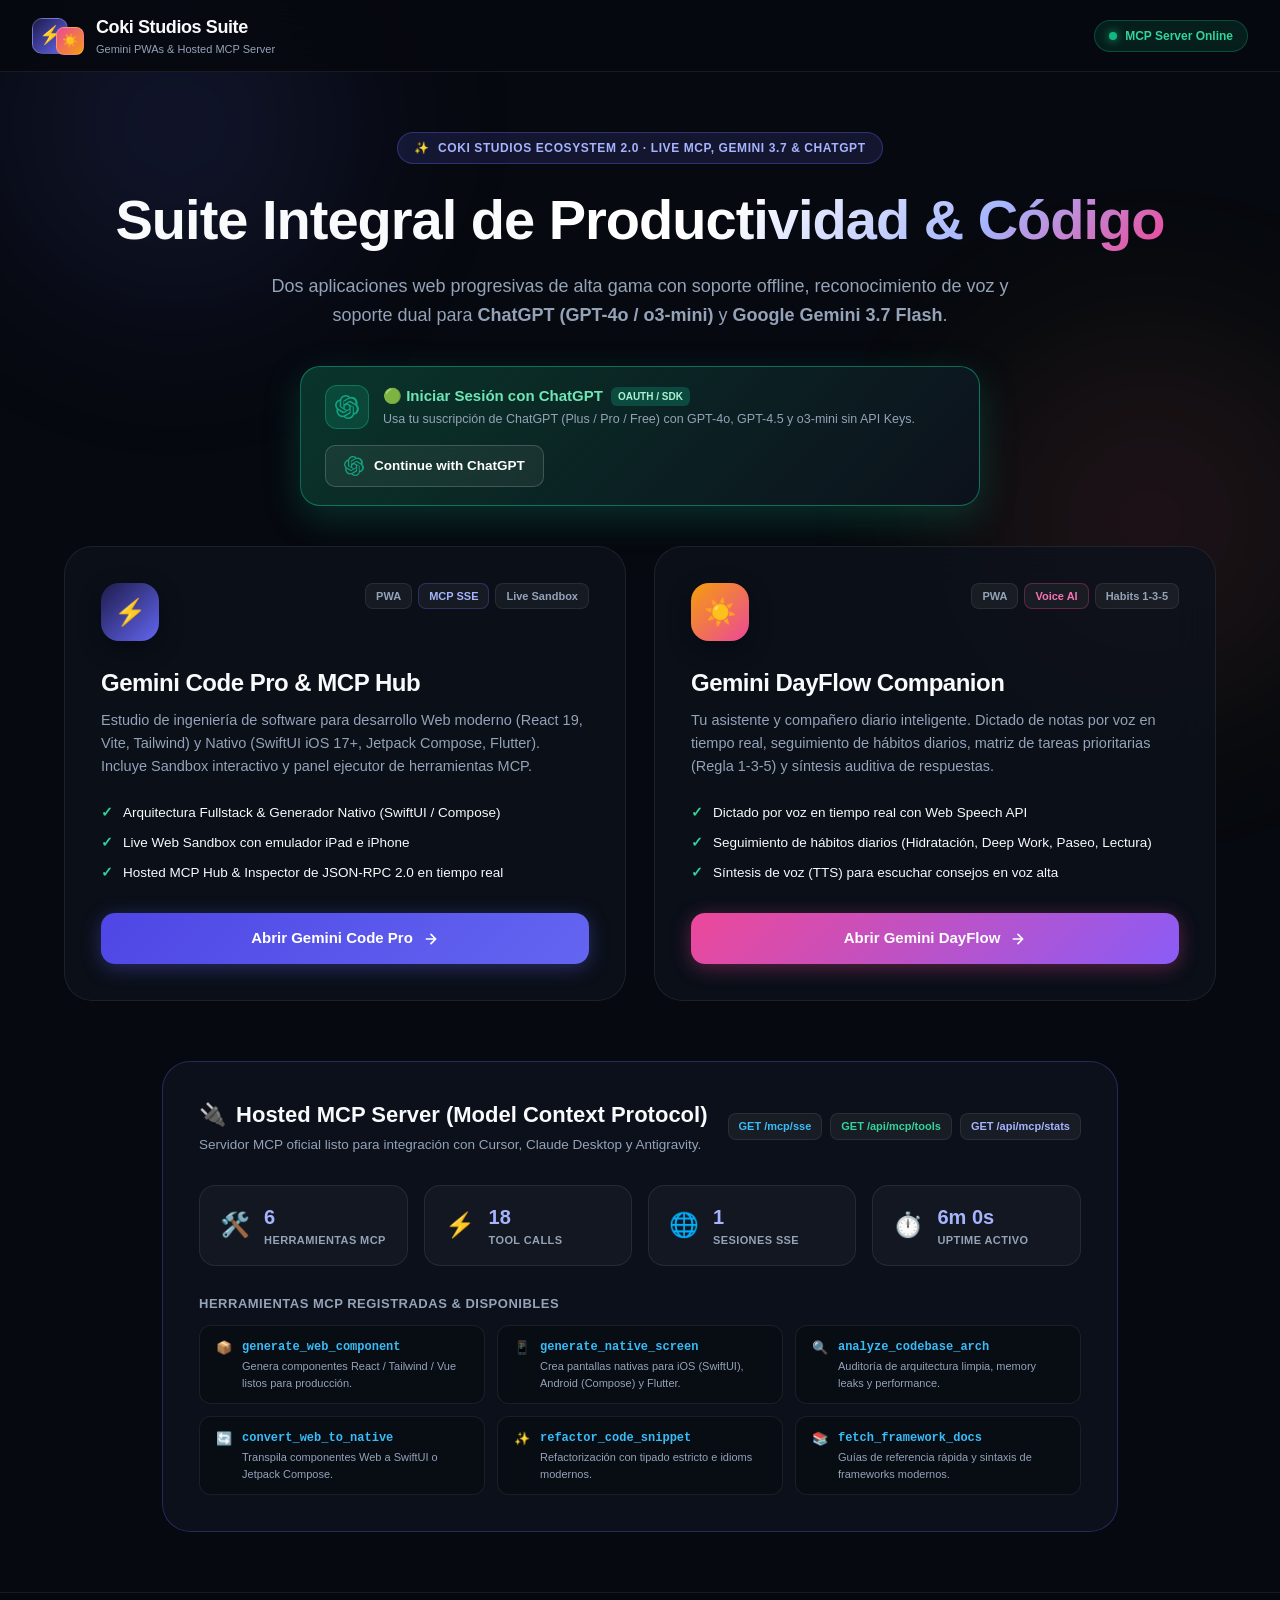
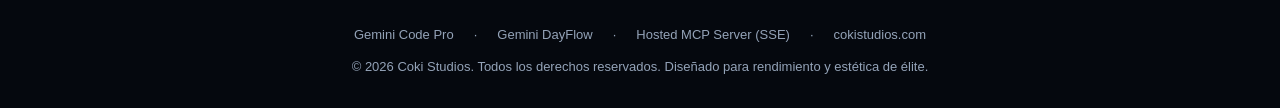
<file: index.html>
<!DOCTYPE html>
<html lang="es">
<head>
  <meta charset="UTF-8">
  <meta name="viewport" content="width=device-width, initial-scale=1.0">
  <title>Coki Studios — Gemini PWA Suite &amp; Hosted MCP Server</title>
  <meta name="description" content="Ecosistema unificado de aplicaciones PWA con Gemini AI y Hosted MCP Server de Coki Studios. Code Pro y DayFlow.">
  <meta name="theme-color" content="#06090f">
  <link rel="icon" type="image/svg+xml" href="assets/icon-code.svg">
  
  <!-- Fonts -->
  <link rel="preconnect" href="https://fonts.googleapis.com">
  <link rel="preconnect" href="https://fonts.gstatic.com" crossorigin>
  <!-- Stylesheets -->
  <link rel="stylesheet" href="assets/auth.css?v=chatgpt_v8">
  <style>
    :root {
      --bg-dark: #06090f;
      --bg-card: rgba(13, 18, 29, 0.75);
      --bg-card-hover: rgba(22, 30, 48, 0.9);
      --border: rgba(255, 255, 255, 0.08);
      --border-glow-code: rgba(99, 102, 241, 0.4);
      --border-glow-daily: rgba(236, 72, 153, 0.4);
      --indigo: #6366f1;
      --pink: #ec4899;
      --amber: #f59e0b;
      --emerald: #10b981;
      --text-main: #f8fafc;
      --text-muted: #94a3b8;
      --text-dim: #64748b;
    }

    * {
      box-sizing: border-box;
      margin: 0;
      padding: 0;
    }

    body {
      font-family: 'Outfit', sans-serif;
      background-color: var(--bg-dark);
      color: var(--text-main);
      min-height: 100vh;
      display: flex;
      flex-direction: column;
      overflow-x: hidden;
      line-height: 1.5;
    }

    /* Ambient Glow Background Orbs */
    .glow-orb-1 {
      position: fixed;
      width: 550px;
      height: 550px;
      background: radial-gradient(circle, rgba(99, 102, 241, 0.15) 0%, transparent 70%);
      top: -150px;
      left: -100px;
      pointer-events: none;
      filter: blur(60px);
      z-index: 0;
    }

    .glow-orb-2 {
      position: fixed;
      width: 500px;
      height: 500px;
      background: radial-gradient(circle, rgba(236, 72, 153, 0.12) 0%, rgba(245, 158, 11, 0.06) 50%, transparent 70%);
      top: 30%;
      right: -120px;
      pointer-events: none;
      filter: blur(70px);
      z-index: 0;
    }

    /* Header */
    header {
      position: sticky;
      top: 0;
      z-index: 50;
      height: 72px;
      background: rgba(6, 9, 15, 0.85);
      backdrop-filter: blur(20px);
      -webkit-backdrop-filter: blur(20px);
      border-bottom: 1px solid var(--border);
      display: flex;
      align-items: center;
      justify-content: space-between;
      padding: 0 32px;
    }

    .brand {
      display: flex;
      align-items: center;
      gap: 12px;
      text-decoration: none;
      color: var(--text-main);
    }

    .brand-logo-stack {
      display: flex;
      align-items: center;
      position: relative;
    }

    .brand-icon-1 {
      width: 36px;
      height: 36px;
      border-radius: 10px;
      background: linear-gradient(135deg, #1e1b4b, #6366f1);
      display: flex;
      align-items: center;
      justify-content: center;
      border: 1px solid rgba(255, 255, 255, 0.2);
      font-size: 18px;
    }

    .brand-icon-2 {
      width: 28px;
      height: 28px;
      border-radius: 8px;
      background: linear-gradient(135deg, #ec4899, #f59e0b);
      display: flex;
      align-items: center;
      justify-content: center;
      border: 1px solid rgba(255, 255, 255, 0.2);
      margin-left: -12px;
      margin-top: 10px;
      font-size: 13px;
    }

    .brand-title {
      font-size: 18px;
      font-weight: 800;
      letter-spacing: -0.4px;
    }

    .brand-sub {
      font-size: 11px;
      color: var(--text-muted);
    }

    .nav-actions {
      display: flex;
      align-items: center;
      gap: 14px;
    }

    .mcp-live-pill {
      display: inline-flex;
      align-items: center;
      gap: 8px;
      padding: 6px 14px;
      border-radius: 100px;
      background: rgba(16, 185, 129, 0.12);
      border: 1px solid rgba(16, 185, 129, 0.3);
      color: #34d399;
      font-size: 12px;
      font-weight: 700;
    }

    .pulse-dot {
      width: 8px;
      height: 8px;
      border-radius: 50%;
      background: #10b981;
      box-shadow: 0 0 10px #10b981;
      animation: pulseAnim 1.5s infinite;
    }

    @keyframes pulseAnim {
      0%, 100% { transform: scale(1); opacity: 1; }
      50% { transform: scale(1.3); opacity: 0.6; }
    }

    /* Hero Section */
    .hero {
      position: relative;
      z-index: 1;
      max-width: 1200px;
      margin: 0 auto;
      padding: 60px 24px 40px;
      text-align: center;
    }

    .hero-badge {
      display: inline-flex;
      align-items: center;
      gap: 8px;
      padding: 6px 16px;
      border-radius: 100px;
      background: rgba(99, 102, 241, 0.15);
      border: 1px solid rgba(99, 102, 241, 0.35);
      color: #a5b4fc;
      font-size: 12px;
      font-weight: 700;
      text-transform: uppercase;
      letter-spacing: 0.6px;
      margin-bottom: 24px;
    }

    .hero-title {
      font-size: clamp(32px, 5vw, 56px);
      font-weight: 900;
      line-height: 1.15;
      letter-spacing: -1px;
      margin-bottom: 20px;
    }

    .gradient-text-hero {
      background: linear-gradient(135deg, #ffffff 30%, #a5b4fc 70%, #ec4899 100%);
      -webkit-background-clip: text;
      -webkit-text-fill-color: transparent;
    }

    .hero-subtitle {
      max-width: 780px;
      margin: 0 auto 36px;
      font-size: clamp(15px, 2vw, 18px);
      color: var(--text-muted);
      font-family: 'Inter', sans-serif;
      line-height: 1.6;
    }

    /* Two Main Apps Showcase Cards */
    .apps-grid {
      position: relative;
      z-index: 1;
      max-width: 1200px;
      margin: 0 auto 60px;
      padding: 0 24px;
      display: grid;
      grid-template-columns: repeat(auto-fit, minmax(360px, 1fr));
      gap: 28px;
    }

    .app-card {
      position: relative;
      background: var(--bg-card);
      border: 1px solid var(--border);
      border-radius: 28px;
      padding: 36px;
      backdrop-filter: blur(20px);
      -webkit-backdrop-filter: blur(20px);
      display: flex;
      flex-direction: column;
      transition: all 0.3s cubic-bezier(0.4, 0, 0.2, 1);
      overflow: hidden;
    }

    .app-card:hover {
      transform: translateY(-4px);
      background: var(--bg-card-hover);
    }

    .app-card.card-code:hover {
      border-color: var(--border-glow-code);
      box-shadow: 0 20px 40px rgba(99, 102, 241, 0.15);
    }

    .app-card.card-daily:hover {
      border-color: var(--border-glow-daily);
      box-shadow: 0 20px 40px rgba(236, 72, 153, 0.15);
    }

    .app-card-header {
      display: flex;
      align-items: flex-start;
      justify-content: space-between;
      margin-bottom: 24px;
    }

    .app-icon {
      width: 58px;
      height: 58px;
      border-radius: 18px;
      display: flex;
      align-items: center;
      justify-content: center;
      font-size: 26px;
      box-shadow: 0 8px 24px rgba(0, 0, 0, 0.3);
    }

    .app-icon-code {
      background: linear-gradient(135deg, #1e1b4b, #6366f1);
      color: white;
    }

    .app-icon-daily {
      background: linear-gradient(135deg, #f59e0b, #ec4899);
      color: white;
    }

    .app-tags {
      display: flex;
      flex-wrap: wrap;
      gap: 6px;
    }

    .app-tag {
      font-size: 11px;
      font-weight: 700;
      padding: 4px 10px;
      border-radius: 8px;
      background: rgba(255, 255, 255, 0.05);
      border: 1px solid var(--border);
      color: var(--text-muted);
    }

    .app-title {
      font-size: 24px;
      font-weight: 800;
      margin-bottom: 8px;
      letter-spacing: -0.5px;
    }

    .app-description {
      color: var(--text-muted);
      font-size: 14.5px;
      font-family: 'Inter', sans-serif;
      line-height: 1.6;
      margin-bottom: 24px;
      flex: 1;
    }

    .feature-list {
      list-style: none;
      display: flex;
      flex-direction: column;
      gap: 10px;
      margin-bottom: 30px;
      font-size: 13.5px;
    }

    .feature-item {
      display: flex;
      align-items: center;
      gap: 10px;
      color: var(--text-main);
    }

    .feature-icon {
      color: #34d399;
      font-weight: bold;
    }

    .btn-launch {
      display: inline-flex;
      align-items: center;
      justify-content: center;
      gap: 10px;
      padding: 14px 24px;
      border-radius: 14px;
      text-decoration: none;
      font-weight: 700;
      font-size: 15px;
      transition: all 0.2s;
    }

    .btn-launch-code {
      background: linear-gradient(135deg, #4f46e5, #6366f1);
      color: white;
      box-shadow: 0 4px 20px rgba(99, 102, 241, 0.35);
    }

    .btn-launch-code:hover {
      box-shadow: 0 6px 28px rgba(99, 102, 241, 0.5);
      transform: scale(1.02);
    }

    .btn-launch-daily {
      background: linear-gradient(135deg, #ec4899, #8b5cf6);
      color: white;
      box-shadow: 0 4px 20px rgba(236, 72, 153, 0.35);
    }

    .btn-launch-daily:hover {
      box-shadow: 0 6px 28px rgba(236, 72, 153, 0.5);
      transform: scale(1.02);
    }

    /* Hosted MCP Server Banner & Metrics Section */
    .mcp-section {
      position: relative;
      z-index: 1;
      max-width: 1200px;
      margin: 0 auto 60px;
      padding: 0 24px;
    }

    .mcp-container {
      background: rgba(13, 18, 29, 0.85);
      border: 1px solid rgba(99, 102, 241, 0.3);
      border-radius: 28px;
      padding: 36px;
      backdrop-filter: blur(20px);
    }

    .mcp-head {
      display: flex;
      flex-wrap: wrap;
      align-items: center;
      justify-content: space-between;
      gap: 20px;
      margin-bottom: 30px;
    }

    .mcp-title {
      font-size: 22px;
      font-weight: 800;
      display: flex;
      align-items: center;
      gap: 10px;
    }

    .mcp-metrics-row {
      display: grid;
      grid-template-columns: repeat(auto-fit, minmax(180px, 1fr));
      gap: 16px;
      margin-bottom: 28px;
    }

    .metric-card {
      background: rgba(255, 255, 255, 0.03);
      border: 1px solid var(--border);
      border-radius: 16px;
      padding: 16px 20px;
      display: flex;
      align-items: center;
      gap: 14px;
    }

    .metric-value {
      font-size: 20px;
      font-weight: 800;
      color: #a5b4fc;
    }

    .metric-label {
      font-size: 11px;
      color: var(--text-muted);
      text-transform: uppercase;
      font-weight: 700;
      letter-spacing: 0.4px;
    }

    /* Tools Badges Grid */
    .tools-badges-title {
      font-size: 13px;
      font-weight: 800;
      text-transform: uppercase;
      letter-spacing: 0.5px;
      color: var(--text-muted);
      margin-bottom: 12px;
    }

    .tools-grid {
      display: grid;
      grid-template-columns: repeat(auto-fit, minmax(280px, 1fr));
      gap: 12px;
    }

    .tool-badge-card {
      background: rgba(0, 0, 0, 0.25);
      border: 1px solid var(--border);
      border-radius: 12px;
      padding: 12px 16px;
      display: flex;
      align-items: flex-start;
      gap: 10px;
      font-size: 13px;
    }

    .tool-name {
      font-family: 'JetBrains Mono', monospace;
      font-size: 12px;
      font-weight: 600;
      color: #38bdf8;
    }

    .tool-desc {
      font-size: 11px;
      color: var(--text-muted);
      margin-top: 2px;
    }

    /* Footer */
    footer {
      position: relative;
      z-index: 1;
      margin-top: auto;
      border-top: 1px solid var(--border);
      padding: 32px 24px;
      background: rgba(6, 9, 15, 0.95);
      text-align: center;
      font-size: 13px;
      color: var(--text-muted);
    }

    .footer-links {
      display: flex;
      justify-content: center;
      gap: 20px;
      margin-bottom: 12px;
    }

    .footer-link {
      color: var(--text-muted);
      text-decoration: none;
      transition: color 0.2s;
    }

    .footer-link:hover {
      color: var(--text-main);
    }
  </style>
</head>
<body>
  <div class="glow-orb-1" aria-hidden="true"></div>
  <div class="glow-orb-2" aria-hidden="true"></div>

  <!-- Header -->
  <header>
    <a href="./" class="brand">
      <div class="brand-logo-stack">
        <div class="brand-icon-1">⚡</div>
        <div class="brand-icon-2">☀️</div>
      </div>
      <div>
        <div class="brand-title">Coki Studios Suite</div>
        <div class="brand-sub">Gemini PWAs &amp; Hosted MCP Server</div>
      </div>
    </a>

    <div class="nav-actions">
      <div data-coki-auth-mount></div>
      <div class="mcp-live-pill" id="mcpHeaderStatus">
        <span class="pulse-dot"></span>
        <span id="mcpStatusText">MCP Server Online</span>
      </div>
    </div>
  </header>

  <!-- Hero Section -->
  <section class="hero">
    <div class="hero-badge">
      <span>✨</span>
      <span>Coki Studios Ecosystem 2.0 · Live MCP, Gemini 3.7 &amp; ChatGPT</span>
    </div>
    
    <h1 class="hero-title">
      Suite Integral de <span class="gradient-text-hero">Productividad &amp; Código</span>
    </h1>

    <p class="hero-subtitle">
      Dos aplicaciones web progresivas de alta gama con soporte offline, reconocimiento de voz y soporte dual para <strong>ChatGPT (GPT-4o / o3-mini)</strong> y <strong>Google Gemini 3.7 Flash</strong>.
    </p>

    <!-- Prominent Login with ChatGPT Bar -->
    <div style="max-width: 680px; margin: 24px auto 0; background: linear-gradient(135deg, rgba(11, 61, 48, 0.85), rgba(13, 18, 29, 0.95)); border: 1.5px solid rgba(16, 163, 127, 0.6); border-radius: 20px; padding: 18px 24px; box-shadow: 0 12px 36px rgba(16, 163, 127, 0.25); display: flex; align-items: center; justify-content: space-between; flex-wrap: wrap; gap: 16px; text-align: left;">
      <div style="display: flex; align-items: center; gap: 14px;">
        <div style="width: 44px; height: 44px; border-radius: 12px; background: rgba(16, 163, 127, 0.2); border: 1px solid rgba(16, 163, 127, 0.5); display: flex; align-items: center; justify-content: center; color: #10a37f;">
          <svg viewBox="0 0 24 24" width="24" height="24" fill="currentColor"><path d="M22.2819 9.8211a5.9847 5.9847 0 0 0-.5157-4.9108 6.0462 6.0462 0 0 0-6.5098-2.9A6.0651 6.0651 0 0 0 4.9807 4.1818a5.9847 5.9847 0 0 0-3.9977 2.9 6.0462 6.0462 0 0 0 .7427 7.0966 5.98 5.98 0 0 0 .511 4.9107 6.051 6.051 0 0 0 6.5146 2.9001A5.9847 5.9847 0 0 0 13.2599 24a6.0557 6.0557 0 0 0 5.7718-4.2058 5.9894 5.9894 0 0 0 3.9977-2.9001 6.0557 6.0557 0 0 0-.7475-7.0729zm-9.022 12.6081a4.4755 4.4755 0 0 1-2.8764-1.0408l.1419-.0804 4.7783-2.7582a.7948.7948 0 0 0 .3927-.6813v-6.7369l2.02 1.1683a.071.071 0 0 1 .038.052v5.5826a4.504 4.504 0 0 1-4.4945 4.4947zm-9.6607-4.1254a4.4708 4.4708 0 0 1-.5346-3.0137l.142.0852 4.783 2.7582a.7712.7712 0 0 0 .7806 0l5.8428-3.3685v2.3324a.0804.0804 0 0 1-.0332.0615L9.74 19.9502a4.4992 4.4992 0 0 1-6.1408-1.6464zM2.3408 7.8956a4.485 4.485 0 0 1 2.3655-1.9728V11.6a.7664.7664 0 0 0 .3879.6765l5.8144 3.3543-2.0201 1.1683a.0757.0757 0 0 1-.071 0l-4.8303-2.7866A4.4992 4.4992 0 0 1 2.3408 7.8956zm16.0993 3.8558L12.5973 8.3829l2.02-1.1636a.0757.0757 0 0 1 .071 0l4.8303 2.7913a4.4944 4.4944 0 0 1-.6765 8.1042v-5.6772a.79.79 0 0 0-.402-.6862zm2.0107-3.0231l-.142-.0852-4.7735-2.7818a.7759.7759 0 0 0-.7854 0L8.807 9.2298V6.8974a.0662.0662 0 0 1 .0284-.0615l4.8303-2.7866a4.4992 4.4992 0 0 1 6.6802 4.66zM8.3065 12.863l-2.02-1.1635a.0804.0804 0 0 1-.038-.0568V6.06a4.4945 4.4945 0 0 1 7.3757-3.4537l-.142.0805-4.7783 2.7582a.7948.7948 0 0 0-.3927.6813v6.7369zm1.4808-1.7892l2.2136-1.2778 2.2136 1.2778v2.5556l-2.2136 1.2778-2.2136-1.2778z"/></svg>
        </div>
        <div>
          <div style="font-weight: 800; font-size: 15px; color: #6ee7b7; display: flex; align-items: center; gap: 8px;">
            <span>🟢 Iniciar Sesión con ChatGPT</span>
            <span style="font-size: 10px; background: rgba(16, 163, 127, 0.3); color: #a7f3d0; padding: 2px 7px; border-radius: 6px; font-weight: 800;">OAUTH / SDK</span>
          </div>
          <div style="font-size: 12.5px; color: #94a3b8; margin-top: 2px;">
            Usa tu suscripción de ChatGPT (Plus / Pro / Free) con GPT-4o, GPT-4.5 y o3-mini sin API Keys.
          </div>
        </div>
      </div>
      <div style="display: flex; align-items: center; gap: 10px;">
        <button type="button" class="btn-continue-with-chatgpt" onclick="if(window.CokiAuth) window.CokiAuth.loginWithChatGPT();" style="padding: 9px 18px; font-size: 13.5px;">
          <svg viewBox="0 0 24 24" width="20" height="20" fill="#10a37f"><path d="M22.2819 9.8211a5.9847 5.9847 0 0 0-.5157-4.9108 6.0462 6.0462 0 0 0-6.5098-2.9A6.0651 6.0651 0 0 0 4.9807 4.1818a5.9847 5.9847 0 0 0-3.9977 2.9 6.0462 6.0462 0 0 0 .7427 7.0966 5.98 5.98 0 0 0 .511 4.9107 6.051 6.051 0 0 0 6.5146 2.9001A5.9847 5.9847 0 0 0 13.2599 24a6.0557 6.0557 0 0 0 5.7718-4.2058 5.9894 5.9894 0 0 0 3.9977-2.9001 6.0557 6.0557 0 0 0-.7475-7.0729zm-9.022 12.6081a4.4755 4.4755 0 0 1-2.8764-1.0408l.1419-.0804 4.7783-2.7582a.7948.7948 0 0 0 .3927-.6813v-6.7369l2.02 1.1683a.071.071 0 0 1 .038.052v5.5826a4.504 4.504 0 0 1-4.4945 4.4947zm-9.6607-4.1254a4.4708 4.4708 0 0 1-.5346-3.0137l.142.0852 4.783 2.7582a.7712.7712 0 0 0 .7806 0l5.8428-3.3685v2.3324a.0804.0804 0 0 1-.0332.0615L9.74 19.9502a4.4992 4.4992 0 0 1-6.1408-1.6464zM2.3408 7.8956a4.485 4.485 0 0 1 2.3655-1.9728V11.6a.7664.7664 0 0 0 .3879.6765l5.8144 3.3543-2.0201 1.1683a.0757.0757 0 0 1-.071 0l-4.8303-2.7866A4.4992 4.4992 0 0 1 2.3408 7.8956zm16.0993 3.8558L12.5973 8.3829l2.02-1.1636a.0757.0757 0 0 1 .071 0l4.8303 2.7913a4.4944 4.4944 0 0 1-.6765 8.1042v-5.6772a.79.79 0 0 0-.402-.6862zm2.0107-3.0231l-.142-.0852-4.7735-2.7818a.7759.7759 0 0 0-.7854 0L8.807 9.2298V6.8974a.0662.0662 0 0 1 .0284-.0615l4.8303-2.7866a4.4992 4.4992 0 0 1 6.6802 4.66zM8.3065 12.863l-2.02-1.1635a.0804.0804 0 0 1-.038-.0568V6.06a4.4945 4.4945 0 0 1 7.3757-3.4537l-.142.0805-4.7783 2.7582a.7948.7948 0 0 0-.3927.6813v6.7369zm1.4808-1.7892l2.2136-1.2778 2.2136 1.2778v2.5556l-2.2136 1.2778-2.2136-1.2778z"/></svg>
          <span>Continue with ChatGPT</span>
        </button>
      </div>
    </div>
  </section>

  <!-- Main Apps Showcase -->
  <main class="apps-grid">
    
    <!-- PWA 1: Gemini Code Pro -->
    <article class="app-card card-code">
      <div class="app-card-header">
        <div class="app-icon app-icon-code">⚡</div>
        <div class="app-tags">
          <span class="app-tag">PWA</span>
          <span class="app-tag" style="color:#a5b4fc; border-color:rgba(99,102,241,0.3)">MCP SSE</span>
          <span class="app-tag">Live Sandbox</span>
        </div>
      </div>

      <h2 class="app-title">Gemini Code Pro &amp; MCP Hub</h2>
      <p class="app-description">
        Estudio de ingeniería de software para desarrollo Web moderno (React 19, Vite, Tailwind) y Nativo (SwiftUI iOS 17+, Jetpack Compose, Flutter). Incluye Sandbox interactivo y panel ejecutor de herramientas MCP.
      </p>

      <ul class="feature-list">
        <li class="feature-item">
          <span class="feature-icon">✓</span>
          <span>Arquitectura Fullstack &amp; Generador Nativo (SwiftUI / Compose)</span>
        </li>
        <li class="feature-item">
          <span class="feature-icon">✓</span>
          <span>Live Web Sandbox con emulador iPad e iPhone</span>
        </li>
        <li class="feature-item">
          <span class="feature-icon">✓</span>
          <span>Hosted MCP Hub &amp; Inspector de JSON-RPC 2.0 en tiempo real</span>
        </li>
      </ul>

      <a href="pwa-code/" class="btn-launch btn-launch-code">
        <span>Abrir Gemini Code Pro</span>
        <svg width="16" height="16" fill="none" stroke="currentColor" viewBox="0 0 24 24"><path stroke-linecap="round" stroke-linejoin="round" stroke-width="2.5" d="M5 12h14M12 5l7 7-7 7"/></svg>
      </a>
    </article>

    <!-- PWA 2: Gemini DayFlow -->
    <article class="app-card card-daily">
      <div class="app-card-header">
        <div class="app-icon app-icon-daily">☀️</div>
        <div class="app-tags">
          <span class="app-tag">PWA</span>
          <span class="app-tag" style="color:#f472b6; border-color:rgba(236,72,153,0.3)">Voice AI</span>
          <span class="app-tag">Habits 1-3-5</span>
        </div>
      </div>

      <h2 class="app-title">Gemini DayFlow Companion</h2>
      <p class="app-description">
        Tu asistente y compañero diario inteligente. Dictado de notas por voz en tiempo real, seguimiento de hábitos diarios, matriz de tareas prioritarias (Regla 1-3-5) y síntesis auditiva de respuestas.
      </p>

      <ul class="feature-list">
        <li class="feature-item">
          <span class="feature-icon">✓</span>
          <span>Dictado por voz en tiempo real con Web Speech API</span>
        </li>
        <li class="feature-item">
          <span class="feature-icon">✓</span>
          <span>Seguimiento de hábitos diarios (Hidratación, Deep Work, Paseo, Lectura)</span>
        </li>
        <li class="feature-item">
          <span class="feature-icon">✓</span>
          <span>Síntesis de voz (TTS) para escuchar consejos en voz alta</span>
        </li>
      </ul>

      <a href="pwa-daily/" class="btn-launch btn-launch-daily">
        <span>Abrir Gemini DayFlow</span>
        <svg width="16" height="16" fill="none" stroke="currentColor" viewBox="0 0 24 24"><path stroke-linecap="round" stroke-linejoin="round" stroke-width="2.5" d="M5 12h14M12 5l7 7-7 7"/></svg>
      </a>
    </article>

  </main>

  <!-- Hosted MCP Server Status & Tools Directory -->
  <section class="mcp-section">
    <div class="mcp-container">
      <div class="mcp-head">
        <div>
          <h2 class="mcp-title">
            <span>🔌</span>
            <span>Hosted MCP Server (Model Context Protocol)</span>
          </h2>
          <p style="color: var(--text-muted); font-size: 13.5px; margin-top: 4px;">
            Servidor MCP oficial listo para integración con Cursor, Claude Desktop y Antigravity.
          </p>
        </div>
        <div style="display: flex; gap: 8px;">
          <a href="/mcp/sse" target="_blank" class="app-tag" style="color: #38bdf8; text-decoration: none;">GET /mcp/sse</a>
          <a href="/api/mcp/tools" target="_blank" class="app-tag" style="color: #34d399; text-decoration: none;">GET /api/mcp/tools</a>
          <a href="/api/mcp/stats" target="_blank" class="app-tag" style="color: #a5b4fc; text-decoration: none;">GET /api/mcp/stats</a>
        </div>
      </div>

      <!-- Live Server Metrics -->
      <div class="mcp-metrics-row">
        <div class="metric-card">
          <div style="font-size: 24px;">🛠️</div>
          <div>
            <div class="metric-value" id="statsToolsCount">6</div>
            <div class="metric-label">Herramientas MCP</div>
          </div>
        </div>
        <div class="metric-card">
          <div style="font-size: 24px;">⚡</div>
          <div>
            <div class="metric-value" id="statsTotalCalls">0</div>
            <div class="metric-label">Tool Calls</div>
          </div>
        </div>
        <div class="metric-card">
          <div style="font-size: 24px;">🌐</div>
          <div>
            <div class="metric-value" id="statsSseSessions">0</div>
            <div class="metric-label">Sesiones SSE</div>
          </div>
        </div>
        <div class="metric-card">
          <div style="font-size: 24px;">⏱️</div>
          <div>
            <div class="metric-value" id="statsUptime">0m</div>
            <div class="metric-label">Uptime Activo</div>
          </div>
        </div>
      </div>

      <!-- Tools Directory Preview -->
      <div>
        <div class="tools-badges-title">Herramientas MCP Registradas &amp; Disponibles</div>
        <div class="tools-grid">
          <div class="tool-badge-card">
            <span>📦</span>
            <div>
              <div class="tool-name">generate_web_component</div>
              <div class="tool-desc">Genera componentes React / Tailwind / Vue listos para producción.</div>
            </div>
          </div>
          <div class="tool-badge-card">
            <span>📱</span>
            <div>
              <div class="tool-name">generate_native_screen</div>
              <div class="tool-desc">Crea pantallas nativas para iOS (SwiftUI), Android (Compose) y Flutter.</div>
            </div>
          </div>
          <div class="tool-badge-card">
            <span>🔍</span>
            <div>
              <div class="tool-name">analyze_codebase_arch</div>
              <div class="tool-desc">Auditoría de arquitectura limpia, memory leaks y performance.</div>
            </div>
          </div>
          <div class="tool-badge-card">
            <span>🔄</span>
            <div>
              <div class="tool-name">convert_web_to_native</div>
              <div class="tool-desc">Transpila componentes Web a SwiftUI o Jetpack Compose.</div>
            </div>
          </div>
          <div class="tool-badge-card">
            <span>✨</span>
            <div>
              <div class="tool-name">refactor_code_snippet</div>
              <div class="tool-desc">Refactorización con tipado estricto e idioms modernos.</div>
            </div>
          </div>
          <div class="tool-badge-card">
            <span>📚</span>
            <div>
              <div class="tool-name">fetch_framework_docs</div>
              <div class="tool-desc">Guías de referencia rápida y sintaxis de frameworks modernos.</div>
            </div>
          </div>
        </div>
      </div>

    </div>
  </section>

  <!-- Footer -->
  <footer>
    <div class="footer-links">
      <a href="pwa-code/" class="footer-link">Gemini Code Pro</a>
      <span>·</span>
      <a href="pwa-daily/" class="footer-link">Gemini DayFlow</a>
      <span>·</span>
      <a href="mcp/sse" class="footer-link">Hosted MCP Server (SSE)</a>
      <span>·</span>
      <a href="https://cokistudios.com" target="_blank" class="footer-link">cokistudios.com</a>
    </div>
    <div>© 2026 Coki Studios. Todos los derechos reservados. Diseñado para rendimiento y estética de élite.</div>
  </footer>

  <script>
    // Live MCP Metrics Fetcher
    let simulatedUptime = 360;
    async function updateMcpLiveStats() {
      try {
        const res = await fetch('api/mcp/stats').catch(() => null);
        if (res && res.ok) {
          const stats = await res.json();
          const elTools = document.getElementById('statsToolsCount');
          const elCalls = document.getElementById('statsTotalCalls');
          const elSse = document.getElementById('statsSseSessions');
          const elUptime = document.getElementById('statsUptime');
          if (elTools) elTools.textContent = stats.availableTools || 6;
          if (elCalls) elCalls.textContent = stats.totalToolCalls || 0;
          if (elSse) elSse.textContent = stats.activeSseSessions || 1;
          if (elUptime) {
            const mins = Math.floor((stats.uptimeSeconds || 0) / 60);
            elUptime.textContent = `${mins}m ${stats.uptimeSeconds % 60}s`;
          }
          return;
        }
      } catch (e) {}

      // Graceful local ticker for static hosting
      simulatedUptime += 8;
      const elTools = document.getElementById('statsToolsCount');
      const elCalls = document.getElementById('statsTotalCalls');
      const elSse = document.getElementById('statsSseSessions');
      const elUptime = document.getElementById('statsUptime');
      if (elTools) elTools.textContent = '6';
      if (elCalls) elCalls.textContent = '18';
      if (elSse) elSse.textContent = '1';
      if (elUptime) {
        const mins = Math.floor(simulatedUptime / 60);
        elUptime.textContent = `${mins}m ${simulatedUptime % 60}s`;
      }
    }

    updateMcpLiveStats();
    setInterval(updateMcpLiveStats, 8000);
  </script>
  <script src="assets/google-auth.js?v=chatgpt_real_device_v12"></script>
</body>
</html>
</file>
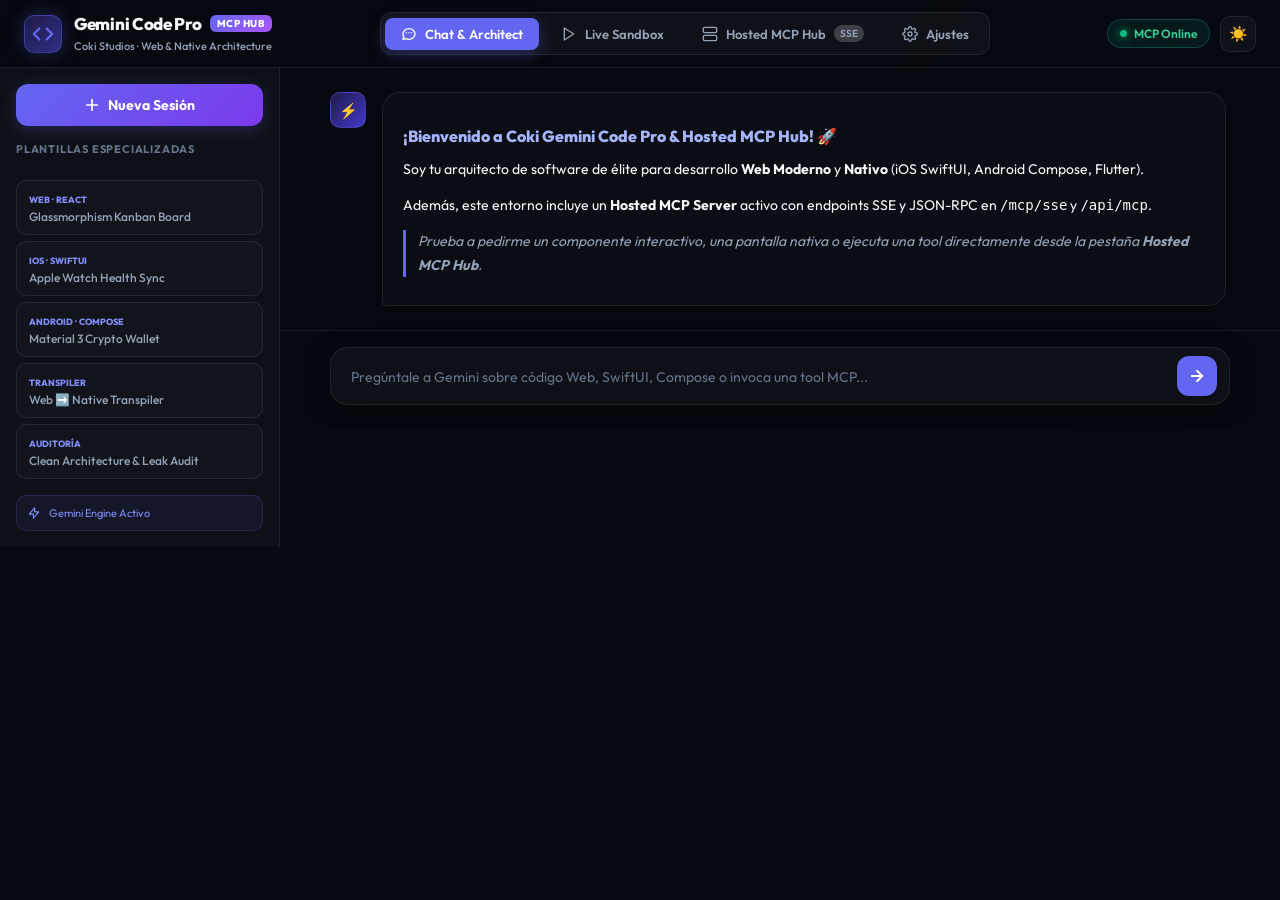
<file: pwa-code/index.html>
<!DOCTYPE html>
<html lang="es">
<head>
  <meta charset="UTF-8">
  <meta name="viewport" content="width=device-width, initial-scale=1.0, maximum-scale=1.0, user-scalable=no">
  <title>Coki Gemini Code Pro &amp; Hosted MCP Hub</title>
  <meta name="description" content="PWA y Hosted MCP Server para ingeniería de software Web y Nativa con Gemini AI en Coki Studios.">
  <meta name="theme-color" content="#6366f1">
  <link rel="manifest" href="manifest.json">
  <link rel="icon" type="image/svg+xml" href="../assets/icon-code.svg">
  <link rel="apple-touch-icon" href="../assets/icon-code.svg">
  
  <!-- Fonts -->
  <link rel="preconnect" href="https://fonts.googleapis.com">
  <link rel="preconnect" href="https://fonts.gstatic.com" crossorigin>
  <link href="https://fonts.googleapis.com/css2?family=Outfit:wght@400;500;600;700;800;900&family=Inter:wght@400;500;600&family=JetBrains+Mono:wght@400;600;700&display=swap" rel="stylesheet">
  
  <!-- Stylesheets -->
  <link rel="stylesheet" href="../assets/auth.css?v=chatgpt_v8">
  <link rel="stylesheet" href="style.css?v=chatgpt_v8">
</head>
<body>
  <div class="ambient-blob"></div>

  <!-- Main Header -->
  <header>
    <a href="../" class="brand" title="Volver al Portal Suite">
      <div class="brand-icon">
        <svg width="22" height="22" viewBox="0 0 24 24" fill="none" stroke="#6366f1" stroke-width="2.5" stroke-linecap="round" stroke-linejoin="round">
          <polyline points="16 18 22 12 16 6"></polyline>
          <polyline points="8 6 2 12 8 18"></polyline>
        </svg>
      </div>
      <div class="brand-text">
        <h1>Gemini Code Pro <span class="badge-pro">MCP HUB</span></h1>
        <span class="brand-subtitle">Coki Studios · Web &amp; Native Architecture</span>
      </div>
    </a>

    <!-- Navigation Tabs -->
    <nav class="nav-tabs" aria-label="Navegación principal">
      <button class="nav-tab active" data-tab="chat" id="tabBtnChat">
        <svg width="16" height="16" fill="none" stroke="currentColor" viewBox="0 0 24 24"><path stroke-linecap="round" stroke-linejoin="round" stroke-width="2" d="M8 10h.01M12 10h.01M16 10h.01M21 12c0 4.418-4.03 8-9 8a9.863 9.863 0 01-4.255-.949L3 20l1.395-3.72C3.512 15.042 3 13.574 3 12c0-4.418 4.03-8 9-8s9 3.582 9 8z"/></svg>
        <span>Chat &amp; Architect</span>
      </button>
      <button class="nav-tab" data-tab="sandbox" id="tabBtnSandbox">
        <svg width="16" height="16" fill="none" stroke="currentColor" viewBox="0 0 24 24"><polygon points="5 3 19 12 5 21 5 3" stroke-width="2" stroke-linecap="round" stroke-linejoin="round"/></svg>
        <span>Live Sandbox</span>
      </button>
      <button class="nav-tab" data-tab="mcphub" id="tabBtnMcp">
        <svg width="16" height="16" fill="none" stroke="currentColor" viewBox="0 0 24 24"><rect x="2" y="2" width="20" height="8" rx="2" ry="2" stroke-width="2"></rect><rect x="2" y="14" width="20" height="8" rx="2" ry="2" stroke-width="2"></rect><line x1="6" y1="6" x2="6.01" y2="6" stroke-width="2.5"></line><line x1="6" y1="18" x2="6.01" y2="18" stroke-width="2.5"></line></svg>
        <span>Hosted MCP Hub</span>
        <span class="nav-tab-badge">SSE</span>
      </button>
      <button class="nav-tab" data-tab="settings" id="tabBtnSettings">
        <svg width="16" height="16" fill="none" stroke="currentColor" viewBox="0 0 24 24"><circle cx="12" cy="12" r="3" stroke-width="2"></circle><path stroke-linecap="round" stroke-linejoin="round" stroke-width="2" d="M19.4 15a1.65 1.65 0 0 0 .33 1.82l.06.06a2 2 0 0 1 0 2.83 2 2 0 0 1-2.83 0l-.06-.06a1.65 1.65 0 0 0-1.82-.33 1.65 1.65 0 0 0-1 1.51V21a2 2 0 0 1-2 2 2 2 0 0 1-2-2v-.09A1.65 1.65 0 0 0 9 19.4a1.65 1.65 0 0 0-1.82.33l-.06.06a2 2 0 0 1-2.83 0 2 2 0 0 1 0-2.83l.06-.06a1.65 1.65 0 0 0 .33-1.82 1.65 1.65 0 0 0-1.51-1H3a2 2 0 0 1-2-2 2 2 0 0 1 2-2h.09A1.65 1.65 0 0 0 4.6 9a1.65 1.65 0 0 0-.33-1.82l-.06-.06a2 2 0 0 1 0-2.83 2 2 0 0 1 2.83 0l.06.06a1.65 1.65 0 0 0 1.82.33H9a1.65 1.65 0 0 0 1-1.51V3a2 2 0 0 1 2-2 2 2 0 0 1 2 2v.09a1.65 1.65 0 0 0 1 1.51 1.65 1.65 0 0 0 1.82-.33l.06-.06a2 2 0 0 1 2.83 0 2 2 0 0 1 0 2.83l-.06.06a1.65 1.65 0 0 0-.33 1.82V9a1.65 1.65 0 0 0 1.51 1H21a2 2 0 0 1 2 2 2 2 0 0 1-2 2h-.09a1.65 1.65 0 0 0-1.51 1z"></path></svg>
        <span>Ajustes</span>
      </button>
    </nav>

    <!-- Header Actions -->
    <div class="header-actions">
      <div data-coki-auth-mount></div>
      <div class="mcp-status-pill">
        <span class="status-dot"></span>
        <span>MCP Online</span>
      </div>
      <button class="btn-install" id="btnInstall" style="display: none;">
        <svg width="14" height="14" fill="none" stroke="currentColor" viewBox="0 0 24 24"><path stroke-linecap="round" stroke-linejoin="round" stroke-width="2.5" d="M4 16v1a3 3 0 003 3h10a3 3 0 003-3v-1m-4-4l-4 4m0 0l-4-4m4 4V4"/></svg>
        Instalar PWA
      </button>
      <button class="btn-icon" id="themeToggle" title="Cambiar tema">☀️</button>
    </div>
  </header>

  <!-- Main Views Container -->
  <main class="app-container">

    <!-- ── TAB 1: CHAT & ARCHITECT VIEW ── -->
    <section class="tab-view active" id="tab-chat">
      <div class="chat-layout">
        <!-- Sidebar with Presets -->
        <aside class="chat-sidebar">
          <button class="btn-new-chat" id="btnNewChat">
            <svg width="16" height="16" fill="none" stroke="currentColor" viewBox="0 0 24 24"><path stroke-linecap="round" stroke-linejoin="round" stroke-width="2.5" d="M12 4v16m8-8H4"/></svg>
            Nueva Sesión
          </button>

          <div class="sidebar-section-title">Plantillas Especializadas</div>
          <div class="prompt-templates-list">
            <div class="template-card" data-prompt="Crea un componente Glassmorphism Kanban Board interactivo en React 19 con Tailwind CSS y soporte de drag and drop.">
              <span class="tag">Web · React</span>
              <div>Glassmorphism Kanban Board</div>
            </div>
            <div class="template-card" data-prompt="Genera una pantalla en SwiftUI (iOS 17+) para un panel de salud y sincronización con Apple Watch usando @Observable y Concurrency moderna.">
              <span class="tag">iOS · SwiftUI</span>
              <div>Apple Watch Health Sync</div>
            </div>
            <div class="template-card" data-prompt="Crea una pantalla de Crypto Wallet en Jetpack Compose Material 3 con StateFlow, animaciones de transición y dark mode.">
              <span class="tag">Android · Compose</span>
              <div>Material 3 Crypto Wallet</div>
            </div>
            <div class="template-card" data-prompt="Convierte un componente React Tailwind en una vista idéntica nativa en SwiftUI y Jetpack Compose.">
              <span class="tag">Transpiler</span>
              <div>Web ➡️ Native Transpiler</div>
            </div>
            <div class="template-card" data-prompt="Realiza una auditoría completa de arquitectura, memory leaks y optimización de render para mi código frontend.">
              <span class="tag">Auditoría</span>
              <div>Clean Architecture &amp; Leak Audit</div>
            </div>
          </div>

          <div class="sidebar-model-badge">
            <svg width="14" height="14" fill="none" stroke="currentColor" viewBox="0 0 24 24"><path stroke-linecap="round" stroke-linejoin="round" stroke-width="2" d="M13 10V3L4 14h7v7l9-11h-7z"/></svg>
            <span>Gemini Engine Activo</span>
          </div>
        </aside>

        <!-- Chat Main Messages Area -->
        <div class="chat-main">
          <div class="chat-messages" id="chatMessages">
            <!-- Messages rendered dynamically -->
          </div>

          <div class="chat-input-area">
            <div class="chat-input-wrapper">
              <textarea 
                class="chat-textarea" 
                id="chatInput" 
                placeholder="Pregúntale a Gemini sobre código Web, SwiftUI, Compose o invoca una tool MCP..."
                rows="1"
              ></textarea>
              <button class="chat-send-btn" id="chatSendBtn" aria-label="Enviar mensaje">
                <svg width="18" height="18" fill="none" stroke="currentColor" viewBox="0 0 24 24"><path stroke-linecap="round" stroke-linejoin="round" stroke-width="2.5" d="M5 12h14M12 5l7 7-7 7"/></svg>
              </button>
            </div>
          </div>
        </div>
      </div>
    </section>

    <!-- ── TAB 2: LIVE WEB SANDBOX ── -->
    <section class="tab-view" id="tab-sandbox">
      <div class="sandbox-layout">
        <!-- Editor Pane -->
        <div class="sandbox-editor-pane">
          <div class="pane-header">
            <div class="pane-title">
              <svg width="16" height="16" fill="none" stroke="currentColor" viewBox="0 0 24 24"><polyline points="16 18 22 12 16 6"></polyline><polyline points="8 6 2 12 8 18"></polyline></svg>
              Editor HTML / Tailwind / JS
            </div>
            <button class="code-btn" id="btnRefreshPreview">
              <svg width="12" height="12" fill="none" stroke="currentColor" viewBox="0 0 24 24"><path stroke-linecap="round" stroke-linejoin="round" stroke-width="2" d="M4 4v5h.582m15.356 2A8.001 8.001 0 004.582 9m0 0H9m11 11v-5h-.581m0 0a8.003 8.003 0 01-15.357-2m15.357 2H15"/></svg>
              Ejecutar Render
            </button>
          </div>
          <textarea class="sandbox-code-editor" id="sandboxEditor" spellcheck="false"></textarea>
        </div>

        <!-- Preview Pane -->
        <div class="sandbox-preview-pane">
          <div class="pane-header">
            <div class="pane-title">
              <span class="status-dot"></span>
              Live Sandbox Preview
            </div>
            <div class="device-switcher">
              <button class="device-btn active" data-device="responsive">Escritorio</button>
              <button class="device-btn" data-device="ipad">iPad</button>
              <button class="device-btn" data-device="iphone">iPhone 15 Pro</button>
            </div>
          </div>
          <div class="preview-container">
            <div class="preview-frame-wrapper" id="previewWrapper">
              <iframe id="previewFrame" class="preview-iframe" title="Live Preview"></iframe>
            </div>
          </div>
        </div>
      </div>
    </section>

    <!-- ── TAB 3: HOSTED MCP SERVER HUB & INSPECTOR ── -->
    <section class="tab-view" id="tab-mcphub">
      <div class="mcp-hub-layout">
        <!-- Hero Banner -->
        <div class="mcp-hero-card">
          <div class="mcp-hero-content">
            <h2>
              <span>🔌</span>
              Hosted Model Context Protocol (MCP) Server
            </h2>
            <p>
              Servidor MCP oficial listo para ser consumido por clientes externos como <strong>Cursor, Claude Desktop, Antigravity</strong> o probado interactivamente en vivo mediante JSON-RPC 2.0 y Server-Sent Events (SSE).
            </p>
          </div>
        </div>

        <!-- Live Server Metrics -->
        <div class="mcp-stats-grid">
          <div class="stat-card">
            <div class="stat-icon">🛠️</div>
            <div>
              <div class="stat-value" id="mcpStatsTools">6</div>
              <div class="stat-label">Herramientas MCP Registradas</div>
            </div>
          </div>
          <div class="stat-card">
            <div class="stat-icon">⚡</div>
            <div>
              <div class="stat-value" id="mcpStatsCalls">0</div>
              <div class="stat-label">Ejecuciones de Tools (Calls)</div>
            </div>
          </div>
          <div class="stat-card">
            <div class="stat-icon">🌐</div>
            <div>
              <div class="stat-value" id="mcpStatsConns">0</div>
              <div class="stat-label">Sesiones SSE Activas</div>
            </div>
          </div>
          <div class="stat-card">
            <div class="stat-icon">⏱️</div>
            <div>
              <div class="stat-value" id="mcpStatsUptime">0m</div>
              <div class="stat-label">Uptime del Servidor</div>
            </div>
          </div>
        </div>

        <!-- Two Column Hub: Runner & Setup -->
        <div class="mcp-grid-2col">
          <!-- Tool Runner Panel -->
          <div class="mcp-panel">
            <div class="panel-head">
              <h3 class="panel-title">
                <span>🎯</span>
                MCP Tool Inspector &amp; Test Runner
              </h3>
            </div>
            
            <div class="form-group">
              <label class="form-label" for="mcpToolSelect">Selecciona una Herramienta MCP</label>
              <select class="form-select" id="mcpToolSelect">
                <!-- Options populated dynamically -->
              </select>
            </div>

            <div id="mcpToolParams" style="display: flex; flex-direction: column; gap: 12px;">
              <!-- Dynamic parameter inputs based on JSON schema -->
            </div>

            <button class="btn-mcp-exec" id="btnExecMcp">
              ⚡ Ejecutar Tool MCP
            </button>

            <div class="form-group">
              <label class="form-label">Respuesta JSON-RPC 2.0</label>
              <pre class="mcp-res-box" id="mcpResponseViewer">Selecciona una herramienta y pulsa 'Ejecutar Tool MCP' para inspeccionar la respuesta en vivo...</pre>
            </div>
          </div>

          <!-- Quick Connect & Integration Snippets -->
          <div class="mcp-panel">
            <div class="panel-head">
              <h3 class="panel-title">
                <span>🔗</span>
                Conectar a Cursor / Claude Desktop / Antigravity
              </h3>
            </div>

            <!-- Claude Desktop Config -->
            <div>
              <label class="form-label">1. Claude Desktop Config (<code>claude_desktop_config.json</code>)</label>
              <div class="config-snippet-box">
                <button class="btn-copy-config" data-target="codeClaudeConfig">Copiar</button>
                <pre class="config-code" id="codeClaudeConfig">{
  "mcpServers": {
    "coki-gemini-mcp": {
      "url": "http://penguin.linux.test:8080/mcp/sse",
      "transport": "sse"
    }
  }
}</pre>
              </div>
            </div>

            <!-- Cursor Config -->
            <div>
              <label class="form-label">2. Cursor IDE Config (SSE Protocol)</label>
              <div class="config-snippet-box">
                <button class="btn-copy-config" data-target="codeCursorConfig">Copiar</button>
                <pre class="config-code" id="codeCursorConfig">Name: Coki MCP
Type: SSE
URL: http://localhost:8080/mcp/sse</pre>
              </div>
            </div>

            <!-- HTTP Endpoint Direct -->
            <div>
              <label class="form-label">3. Endpoint Directo HTTP JSON-RPC</label>
              <div class="config-snippet-box">
                <button class="btn-copy-config" data-target="codeHttpEndpoint">Copiar</button>
                <pre class="config-code" id="codeHttpEndpoint">POST http://localhost:8080/api/mcp
Content-Type: application/json

{"jsonrpc":"2.0","id":1,"method":"tools/list"}</pre>
              </div>
            </div>
          </div>
        </div>
      </div>
    </section>

    <!-- ── TAB 4: SETTINGS VIEW ── -->
    <section class="tab-view" id="tab-settings">
      <div class="settings-layout">
        <div class="settings-card">
          <h3 class="panel-title">⚙️ Configuración del Motor Gemini</h3>

          <div class="settings-row">
            <div class="settings-label">
              <h4>Modelo Gemini Activo</h4>
              <p>Elige la versión de Gemini para el razonamiento y generación de código.</p>
            </div>
            <select class="form-select" id="selectModel" style="width: 280px;">
              <option value="gpt-5.6-sol">GPT-5.6 Sol (Flagship High Reasoning)</option>
              <option value="gpt-5.6-terra">GPT-5.6 Terra (Balanced Intelligence)</option>
              <option value="gpt-5.6-luna">GPT-5.6 Luna (Fast Efficient)</option>
              <option value="gpt-4o" selected>GPT-4o (Omni Multimodal)</option>
              <option value="o3-mini">OpenAI o3-mini (Code Reasoning)</option>
              <option value="gemini-3.7-flash">Gemini 3.7 Flash</option>
              <option value="gemini-3.1-pro">Gemini 3.1 Pro</option>
            </select>
          </div>

          <div class="settings-row" style="flex-direction: column; align-items: flex-start;">
            <div class="settings-label">
              <h4>Google AI Studio API Key (Opcional)</h4>
              <p>Si la dejas en blanco, la PWA utilizará el <strong>Motor Sintético Inteligente de Coki Studios</strong> con respuestas estructuradas sin costo.</p>
            </div>
            <input 
              type="password" 
              class="form-input" 
              id="inputApiKey" 
              placeholder="AIzaSy..." 
              style="width: 100%; font-family: monospace;"
            >
          </div>

          <button class="btn-new-chat" id="btnSaveSettings" style="margin-top: 10px;">
            Guardar Configuración
          </button>
        </div>

        <div class="settings-card">
          <h3 class="panel-title">🛡️ Acerca de Coki Studios PWA</h3>
          <p style="color: var(--text-muted); font-size: 14px; line-height: 1.7;">
            Esta PWA integra arquitectura de vanguardia para ingeniería web y nativa, almacenamiento local seguro (`localStorage`), servidor Hosted MCP con soporte SSE (`/mcp/sse`) y diseño inspirado en el ecosistema <strong>cokistudios.com</strong>.
          </p>
        </div>
      </div>
    </section>

  </main>

  <script src="../assets/google-auth.js?v=chatgpt_real_device_v12"></script>
  <script src="app.js?v=chatgpt_real_device_v12"></script>
</body>
</html>
</file>
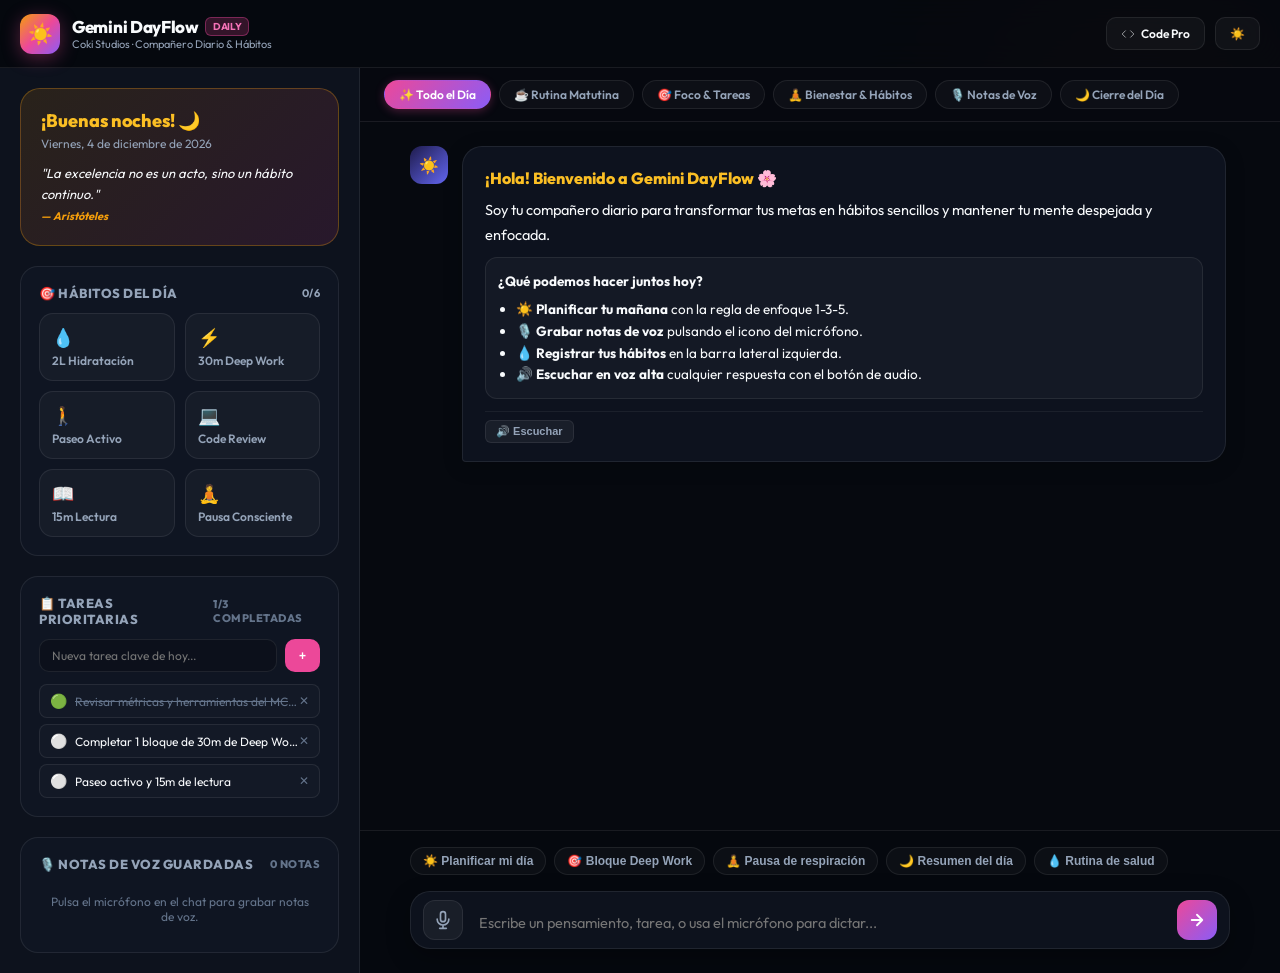
<file: pwa-daily/index.html>
<!DOCTYPE html>
<html lang="es">
<head>
  <meta charset="UTF-8">
  <meta name="viewport" content="width=device-width, initial-scale=1.0, maximum-scale=1.0, user-scalable=no">
  <title>Coki Gemini DayFlow — Chat Diario, Hábitos &amp; Voz</title>
  <meta name="description" content="Tu asistente y compañero diario inteligente con notas de voz, planificación, hábitos y productividad de Coki Studios.">
  <meta name="theme-color" content="#ec4899">
  <link rel="manifest" href="manifest.json">
  <link rel="icon" type="image/svg+xml" href="../assets/icon-daily.svg">
  <link rel="apple-touch-icon" href="../assets/icon-daily.svg">
  
  <!-- Fonts -->
  <link rel="preconnect" href="https://fonts.googleapis.com">
  <link rel="preconnect" href="https://fonts.gstatic.com" crossorigin>
  <link href="https://fonts.googleapis.com/css2?family=Outfit:wght@400;500;600;700;800;900&family=Inter:wght@400;500;600&display=swap" rel="stylesheet">
  
  <!-- Stylesheets -->
  <link rel="stylesheet" href="../assets/auth.css?v=chatgpt_v8">
  <link rel="stylesheet" href="style.css?v=chatgpt_v8">
</head>
<body>
  <!-- Ambient Warm Background Orbs -->
  <div class="glow-blob-1" aria-hidden="true"></div>
  <div class="glow-blob-2" aria-hidden="true"></div>

  <!-- App Header -->
  <header>
    <a href="../" class="brand" title="Ir al Portal de la Suite Coki">
      <div class="brand-icon">☀️</div>
      <div>
        <div class="brand-title">
          Gemini DayFlow
          <span style="font-size: 10px; padding: 2px 7px; border-radius: 6px; background: rgba(236, 72, 153, 0.2); color: #f472b6; border: 1px solid rgba(236, 72, 153, 0.4); font-weight: 700;">DAILY</span>
        </div>
        <div class="brand-sub">Coki Studios · Compañero Diario &amp; Hábitos</div>
      </div>
    </a>

    <div class="header-actions">
      <div data-coki-auth-mount></div>
      <button class="btn-header btn-install-daily" id="btnInstallDaily" style="display: none;">
        <svg width="14" height="14" fill="none" stroke="currentColor" viewBox="0 0 24 24"><path stroke-linecap="round" stroke-linejoin="round" stroke-width="2.5" d="M4 16v1a3 3 0 003 3h10a3 3 0 003-3v-1m-4-4l-4 4m0 0l-4-4m4 4V4"/></svg>
        <span>Instalar App</span>
      </button>
      <a href="../pwa-code/" class="btn-header" style="text-decoration: none;" title="Abrir Gemini Code Pro">
        <svg width="14" height="14" fill="none" stroke="currentColor" viewBox="0 0 24 24"><polyline points="16 18 22 12 16 6"></polyline><polyline points="8 6 2 12 8 18"></polyline></svg>
        <span>Code Pro</span>
      </a>
      <button class="btn-header" id="themeToggle" title="Cambiar tema">☀️</button>
    </div>
  </header>

  <!-- App Body Layout: Sidebar + Main Area -->
  <div class="app-body">
    
    <!-- ── LEFT SIDEBAR: DASHBOARD & WIDGETS ── -->
    <aside class="daily-sidebar">
      
      <!-- Morning Briefing Widget -->
      <div class="briefing-card">
        <div class="greeting-text" id="greetingText">¡Buenos días! ☀️</div>
        <div class="date-text" id="currentDateText">Cargando fecha...</div>
        <div class="quote-box" id="dailyQuote">
          "El secreto del cambio es enfocar toda tu energía no en luchar contra lo viejo, sino en construir lo nuevo."
        </div>
      </div>

      <!-- Habit Tracker Widget -->
      <div class="widget-card">
        <div class="widget-title">
          <span>🎯 Hábitos del Día</span>
          <span id="habitsProgressText" style="font-size: 11px; color: #34d399; font-weight: 700;">0/6</span>
        </div>
        
        <div class="habits-grid" id="habitsGrid">
          <button class="habit-btn" data-habit="water">
            <span class="habit-icon">💧</span>
            <span>2L Hidratación</span>
          </button>
          <button class="habit-btn" data-habit="deepwork">
            <span class="habit-icon">⚡</span>
            <span>30m Deep Work</span>
          </button>
          <button class="habit-btn" data-habit="walk">
            <span class="habit-icon">🚶</span>
            <span>Paseo Activo</span>
          </button>
          <button class="habit-btn" data-habit="code">
            <span class="habit-icon">💻</span>
            <span>Code Review</span>
          </button>
          <button class="habit-btn" data-habit="reading">
            <span class="habit-icon">📖</span>
            <span>15m Lectura</span>
          </button>
          <button class="habit-btn" data-habit="meditate">
            <span class="habit-icon">🧘</span>
            <span>Pausa Consciente</span>
          </button>
        </div>
      </div>

      <!-- Quick Priority Tasks (Rule 1-3-5) -->
      <div class="widget-card">
        <div class="widget-title">
          <span>📋 Tareas Prioritarias</span>
          <span id="tasksCount" style="font-size: 11px; color: var(--text-dim);">0 tareas</span>
        </div>
        
        <form class="task-input-row" id="taskForm">
          <input 
            type="text" 
            class="task-input" 
            id="taskInput" 
            placeholder="Nueva tarea clave de hoy..." 
            autocomplete="off"
            required
          >
          <button type="submit" class="btn-add-task">+</button>
        </form>

        <div class="tasks-list" id="tasksList">
          <!-- Populated dynamically via JS -->
        </div>
      </div>

      <!-- Audio Notes & Saved Voice Memos -->
      <div class="widget-card">
        <div class="widget-title">
          <span>🎙️ Notas de Voz Guardadas</span>
          <span id="voiceNotesCount" style="font-size: 11px; color: var(--text-dim);">0 notas</span>
        </div>
        <div id="voiceNotesList" style="display: flex; flex-direction: column; gap: 8px; max-height: 140px; overflow-y: auto;">
          <div style="font-size: 12px; color: var(--text-dim); text-align: center; padding: 10px;">
            Pulsa el micrófono en el chat para grabar notas de voz.
          </div>
        </div>
      </div>

    </aside>

    <!-- ── MAIN CHAT & VOICE INTERACTION AREA ── -->
    <main class="daily-chat-area">
      
      <!-- Category Strip Filters -->
      <div class="categories-strip" role="tablist">
        <button class="category-chip active" data-category="all">✨ Todo el Día</button>
        <button class="category-chip" data-category="morning">☕ Rutina Matutina</button>
        <button class="category-chip" data-category="focus">🎯 Foco &amp; Tareas</button>
        <button class="category-chip" data-category="wellness">🧘 Bienestar &amp; Hábitos</button>
        <button class="category-chip" data-category="voice">🎙️ Notas de Voz</button>
        <button class="category-chip" data-category="night">🌙 Cierre del Día</button>
      </div>

      <!-- Dynamic Messages Container -->
      <div class="daily-messages" id="dailyMessages" role="log" aria-live="polite">
        <!-- Initial messages rendered via app.js -->
      </div>

      <!-- Input & Audio Controls Container -->
      <div class="daily-input-container">
        
        <!-- Quick Prompts Pills -->
        <div class="quick-prompts-row" id="quickPromptsRow">
          <button class="quick-prompt-btn" data-text="☀️ Organiza mi jornada de hoy con la regla 1-3-5">☀️ Planificar mi día</button>
          <button class="quick-prompt-btn" data-text="🎯 ¿Cómo estructurar un bloque de Deep Work de 90 minutos?">🎯 Bloque Deep Work</button>
          <button class="quick-prompt-btn" data-text="🧘 Dame un ejercicio rápido de respiración para calmar el estrés">🧘 Pausa de respiración</button>
          <button class="quick-prompt-btn" data-text="💡 Ayúdame a resumir mis logros de hoy y preparar el día de mañana">🌙 Resumen del día</button>
          <button class="quick-prompt-btn" data-text="💧 Recomiéndame una rutina de hidratación y pausas activas">💧 Rutina de salud</button>
        </div>

        <!-- Chat Input Form -->
        <div class="daily-input-box">
          <button 
            type="button" 
            class="btn-voice-record" 
            id="btnVoiceRecord" 
            title="Dictar nota por voz (Web Speech API)"
            aria-label="Grabar audio con el micrófono"
          >
            <svg width="20" height="20" fill="none" stroke="currentColor" viewBox="0 0 24 24">
              <path stroke-linecap="round" stroke-linejoin="round" stroke-width="2" d="M19 11a7 7 0 01-7 7m0 0a7 7 0 01-7-7m7 7v4m0 0H8m4 0h4m-4-8a3 3 0 01-3-3V5a3 3 0 116 0v6a3 3 0 01-3 3z"/>
            </svg>
          </button>

          <textarea 
            class="daily-textarea" 
            id="dailyInput" 
            placeholder="Escribe un pensamiento, tarea, o usa el micrófono para dictar..." 
            rows="1"
          ></textarea>

          <button 
            type="button" 
            class="btn-daily-send" 
            id="btnDailySend" 
            title="Enviar mensaje a Gemini DayFlow"
            aria-label="Enviar mensaje"
          >
            <svg width="18" height="18" fill="none" stroke="currentColor" viewBox="0 0 24 24">
              <path stroke-linecap="round" stroke-linejoin="round" stroke-width="2.5" d="M5 12h14M12 5l7 7-7 7"/>
            </svg>
          </button>
        </div>

      </div>

    </main>

  </div>

  <script src="../assets/google-auth.js?v=chatgpt_real_device_v12"></script>
  <script src="app.js?v=chatgpt_real_device_v12"></script>
</body>
</html>
</file>
<file: assets/auth.css>
/* Coki Studios - Login with ChatGPT & Google Identity Styles */
.google-auth-wrapper {
  display: inline-flex;
  align-items: center;
  gap: 8px;
  position: relative;
  font-family: 'Outfit', -apple-system, BlinkMacSystemFont, sans-serif;
}

/* Official Continue with ChatGPT Button (Supabase / Dashboard Style) */
.btn-continue-with-chatgpt {
  position: relative;
  display: inline-flex;
  align-items: center;
  justify-content: center;
  gap: 10px;
  height: 42px;
  padding: 0 18px;
  border-radius: 10px;
  background: rgba(255, 255, 255, 0.06);
  border: 1px solid rgba(255, 255, 255, 0.18);
  color: #ffffff;
  font-family: inherit;
  font-size: 13.5px;
  font-weight: 600;
  cursor: pointer;
  transition: all 0.2s ease-out;
  backdrop-filter: blur(12px);
  text-decoration: none;
}

.btn-continue-with-chatgpt:hover {
  background: rgba(16, 163, 127, 0.18);
  border-color: rgba(16, 163, 127, 0.75);
  box-shadow: 0 4px 20px rgba(16, 163, 127, 0.35);
  transform: translateY(-1px);
}

.btn-continue-with-chatgpt svg {
  width: 20px;
  height: 20px;
  flex-shrink: 0;
}

.btn-chatgpt-signin {
  display: inline-flex;
  align-items: center;
  gap: 8px;
  padding: 7px 14px;
  border-radius: 12px;
  background: linear-gradient(135deg, #0b3d30, #10a37f);
  border: 1px solid rgba(16, 163, 127, 0.6);
  color: #ffffff;
  font-family: inherit;
  font-size: 13px;
  font-weight: 700;
  cursor: pointer;
  transition: all 0.2s cubic-bezier(0.4, 0, 0.2, 1);
  box-shadow: 0 4px 14px rgba(16, 163, 127, 0.35);
  backdrop-filter: blur(10px);
}

.btn-chatgpt-signin:hover {
  background: linear-gradient(135deg, #0e4e3e, #14b88a);
  border-color: rgba(20, 184, 138, 0.9);
  box-shadow: 0 6px 20px rgba(16, 163, 127, 0.6);
  transform: translateY(-1px);
}

.btn-google-signin {
  display: inline-flex;
  align-items: center;
  gap: 8px;
  padding: 7px 14px;
  border-radius: 12px;
  background: rgba(255, 255, 255, 0.08);
  border: 1px solid rgba(255, 255, 255, 0.15);
  color: #ffffff;
  font-family: inherit;
  font-size: 13px;
  font-weight: 600;
  cursor: pointer;
  transition: all 0.2s cubic-bezier(0.4, 0, 0.2, 1);
  backdrop-filter: blur(10px);
}

.btn-google-signin:hover {
  background: rgba(255, 255, 255, 0.14);
  border-color: rgba(66, 133, 244, 0.6);
  box-shadow: 0 4px 16px rgba(66, 133, 244, 0.25);
  transform: translateY(-1px);
}

.btn-google-signin svg, .btn-chatgpt-signin svg {
  width: 16px;
  height: 16px;
  flex-shrink: 0;
}

/* Signed in User Pill */
.user-profile-pill {
  display: inline-flex;
  align-items: center;
  gap: 8px;
  padding: 4px 10px 4px 4px;
  border-radius: 100px;
  background: rgba(18, 24, 38, 0.85);
  border: 1px solid rgba(16, 163, 127, 0.5);
  cursor: pointer;
  transition: all 0.2s;
}

.user-profile-pill.chatgpt-pill {
  border-color: rgba(16, 163, 127, 0.7);
  box-shadow: 0 0 14px rgba(16, 163, 127, 0.3);
}

.user-profile-pill:hover {
  background: rgba(30, 41, 59, 0.95);
  border-color: rgba(16, 163, 127, 0.9);
  box-shadow: 0 0 18px rgba(16, 163, 127, 0.5);
}

.user-avatar-img {
  width: 28px;
  height: 28px;
  border-radius: 50%;
  object-fit: cover;
  border: 1.5px solid #10a37f;
}

.user-avatar-fallback {
  width: 28px;
  height: 28px;
  border-radius: 50%;
  background: linear-gradient(135deg, #0b3d30, #10a37f);
  color: white;
  display: flex;
  align-items: center;
  justify-content: center;
  font-weight: 700;
  font-size: 13px;
  border: 1.5px solid #34d399;
}

.user-avatar-fallback.google-avatar {
  background: linear-gradient(135deg, #1e1b4b, #6366f1);
  border-color: #818cf8;
}

.user-info-brief {
  display: flex;
  flex-direction: column;
  align-items: flex-start;
  line-height: 1.1;
  text-align: left;
}

.user-name-text {
  font-size: 12px;
  font-weight: 700;
  color: #f8fafc;
  max-width: 130px;
  white-space: nowrap;
  overflow: hidden;
  text-overflow: ellipsis;
}

.user-status-text {
  font-size: 9.5px;
  color: #34d399;
  font-weight: 600;
}

/* User Dropdown Menu */
.user-dropdown-menu {
  position: absolute;
  top: calc(100% + 8px);
  right: 0;
  width: 280px;
  background: rgba(13, 18, 29, 0.96);
  border: 1px solid rgba(255, 255, 255, 0.12);
  border-radius: 18px;
  padding: 14px;
  box-shadow: 0 16px 36px rgba(0, 0, 0, 0.6);
  backdrop-filter: blur(25px);
  z-index: 1000;
  display: none;
  animation: dropdownAnim 0.2s cubic-bezier(0.16, 1, 0.3, 1);
}

.user-dropdown-menu.active {
  display: block;
}

@keyframes dropdownAnim {
  from { opacity: 0; transform: translateY(-8px) scale(0.96); }
  to { opacity: 1; transform: translateY(0) scale(1); }
}

.dropdown-user-header {
  padding-bottom: 10px;
  border-bottom: 1px solid rgba(255, 255, 255, 0.08);
  margin-bottom: 10px;
}

.dropdown-user-email {
  font-size: 11px;
  color: #94a3b8;
  word-break: break-all;
}

.dropdown-plan-badge {
  display: inline-block;
  font-size: 10px;
  font-weight: 800;
  color: #10a37f;
  background: rgba(16, 163, 127, 0.15);
  border: 1px solid rgba(16, 163, 127, 0.3);
  padding: 2px 8px;
  border-radius: 6px;
  margin-top: 4px;
}

.dropdown-action-btn {
  width: 100%;
  padding: 8px 12px;
  border-radius: 10px;
  border: none;
  background: rgba(255, 255, 255, 0.04);
  color: #f8fafc;
  font-family: inherit;
  font-size: 12px;
  font-weight: 600;
  text-align: left;
  cursor: pointer;
  display: flex;
  align-items: center;
  gap: 8px;
  margin-bottom: 6px;
  transition: all 0.15s;
}

.dropdown-action-btn:hover {
  background: rgba(255, 255, 255, 0.09);
  color: #38bdf8;
}

.dropdown-action-btn.logout:hover {
  background: rgba(239, 68, 68, 0.15);
  color: #f87171;
}

/* Modal Overlay & Card for ChatGPT & Google Auth */
.coki-consent-modal-overlay {
  position: fixed;
  inset: 0;
  background: rgba(0, 0, 0, 0.75);
  backdrop-filter: blur(12px);
  z-index: 9999;
  display: flex;
  align-items: center;
  justify-content: center;
  padding: 20px;
  animation: fadeIn 0.2s ease;
}

.coki-consent-modal {
  background: #0d121d;
  border: 1px solid rgba(16, 163, 127, 0.35);
  border-radius: 24px;
  max-width: 540px;
  width: 100%;
  padding: 28px;
  box-shadow: 0 24px 60px rgba(0, 0, 0, 0.8), 0 0 30px rgba(16, 163, 127, 0.2);
  position: relative;
  font-family: 'Outfit', sans-serif;
  color: #f8fafc;
}

.consent-head {
  display: flex;
  align-items: center;
  gap: 14px;
  margin-bottom: 18px;
}

.consent-icon-box {
  width: 48px;
  height: 48px;
  border-radius: 14px;
  background: rgba(16, 163, 127, 0.15);
  border: 1px solid rgba(16, 163, 127, 0.4);
  display: flex;
  align-items: center;
  justify-content: center;
}

.consent-title {
  font-size: 20px;
  font-weight: 800;
  letter-spacing: -0.3px;
}

.consent-subtitle {
  font-size: 12px;
  color: #94a3b8;
}

/* ChatGPT OAuth Banner */
.chatgpt-oauth-banner {
  background: linear-gradient(135deg, rgba(11, 61, 48, 0.8), rgba(16, 163, 127, 0.25));
  border: 1px solid rgba(16, 163, 127, 0.4);
  border-radius: 16px;
  padding: 16px;
  margin-bottom: 18px;
  display: flex;
  align-items: center;
  justify-content: space-between;
  gap: 14px;
}

.chatgpt-banner-title {
  font-weight: 800;
  color: #6ee7b7;
  font-size: 14px;
  margin-bottom: 2px;
  display: flex;
  align-items: center;
  gap: 6px;
}

.btn-chatgpt-launch {
  padding: 10px 16px;
  border-radius: 12px;
  background: linear-gradient(135deg, #10a37f, #059669);
  border: none;
  color: white;
  font-family: inherit;
  font-weight: 700;
  font-size: 12.5px;
  cursor: pointer;
  white-space: nowrap;
  box-shadow: 0 4px 14px rgba(16, 163, 127, 0.4);
  transition: all 0.2s;
}

.btn-chatgpt-launch:hover {
  transform: translateY(-1px);
  box-shadow: 0 6px 20px rgba(16, 163, 127, 0.6);
}

.consent-permissions-box {
  background: rgba(255, 255, 255, 0.03);
  border: 1px solid rgba(255, 255, 255, 0.07);
  border-radius: 16px;
  padding: 16px;
  margin: 16px 0;
  font-size: 13px;
  line-height: 1.6;
}

.consent-item {
  display: flex;
  align-items: flex-start;
  gap: 10px;
  margin-bottom: 10px;
}

.consent-item:last-child {
  margin-bottom: 0;
}

.consent-item-check {
  color: #34d399;
  font-weight: bold;
}

.consent-input-group {
  margin: 14px 0;
}

.consent-label {
  display: block;
  font-size: 12px;
  font-weight: 700;
  color: #cbd5e1;
  margin-bottom: 6px;
}

.consent-input {
  width: 100%;
  padding: 10px 14px;
  border-radius: 12px;
  background: rgba(0, 0, 0, 0.4);
  border: 1px solid rgba(255, 255, 255, 0.12);
  color: #f8fafc;
  font-family: inherit;
  font-size: 13px;
  outline: none;
  transition: all 0.2s;
}

.consent-input:focus {
  border-color: #10a37f;
  box-shadow: 0 0 0 2px rgba(16, 163, 127, 0.25);
}

.consent-footer-actions {
  display: flex;
  gap: 10px;
  margin-top: 24px;
}

.btn-consent-accept {
  flex: 1;
  padding: 12px 18px;
  border-radius: 12px;
  background: linear-gradient(135deg, #10a37f, #059669);
  border: none;
  color: white;
  font-weight: 700;
  font-size: 13.5px;
  cursor: pointer;
  transition: all 0.2s;
  box-shadow: 0 4px 16px rgba(16, 163, 127, 0.35);
}

.btn-consent-accept:hover {
  transform: translateY(-1px);
  box-shadow: 0 6px 20px rgba(16, 163, 127, 0.5);
}

.btn-consent-cancel {
  padding: 12px 16px;
  border-radius: 12px;
  background: rgba(255, 255, 255, 0.05);
  border: 1px solid rgba(255, 255, 255, 0.1);
  color: #94a3b8;
  font-weight: 600;
  font-size: 13px;
  cursor: pointer;
}

.btn-consent-cancel:hover {
  background: rgba(255, 255, 255, 0.09);
  color: #f8fafc;
}
</file>
<file: pwa-code/style.css>
/* Coki Studios - Gemini Code Pro & Hosted MCP Hub Stylesheet */
:root {
  --bg-primary: #06090f;
  --bg-secondary: #0d1117;
  --bg-tertiary: #161b26;
  --card-bg: rgba(13, 17, 23, 0.75);
  --card-hover: rgba(22, 27, 38, 0.9);
  --border: rgba(255, 255, 255, 0.08);
  --border-glow: rgba(99, 102, 241, 0.4);
  --accent: #6366f1;
  --accent-light: #818cf8;
  --accent-glow: rgba(99, 102, 241, 0.25);
  --purple: #a855f7;
  --sky: #38bdf8;
  --green: #10b981;
  --amber: #f59e0b;
  --rose: #f43f5e;
  --text-main: #f8fafc;
  --text-muted: #94a3b8;
  --text-dim: #64748b;
  --code-bg: #090d16;
  --sidebar-w: 280px;
  --header-h: 68px;
}

html.light-theme {
  --bg-primary: #f8fafc;
  --bg-secondary: #ffffff;
  --bg-tertiary: #f1f5f9;
  --card-bg: rgba(255, 255, 255, 0.85);
  --card-hover: #ffffff;
  --border: rgba(0, 0, 0, 0.08);
  --border-glow: rgba(99, 102, 241, 0.3);
  --text-main: #0f172a;
  --text-muted: #475569;
  --text-dim: #94a3b8;
  --code-bg: #f1f5f9;
}

* {
  box-sizing: border-box;
  margin: 0;
  padding: 0;
}

body {
  font-family: 'Outfit', -apple-system, BlinkMacSystemFont, sans-serif;
  background-color: var(--bg-primary);
  color: var(--text-main);
  min-height: 100vh;
  display: flex;
  flex-direction: column;
  overflow-x: hidden;
}

/* Background Grid & Ambient Glow */
body::before {
  content: '';
  position: fixed;
  inset: 0;
  background-image: 
    linear-gradient(rgba(99, 102, 241, 0.03) 1px, transparent 1px),
    linear-gradient(90deg, rgba(99, 102, 241, 0.03) 1px, transparent 1px);
  background-size: 48px 48px;
  pointer-events: none;
  z-index: 0;
}

.ambient-blob {
  position: fixed;
  width: 500px;
  height: 500px;
  background: radial-gradient(circle, rgba(99, 102, 241, 0.12) 0%, rgba(168, 85, 247, 0.05) 50%, transparent 70%);
  top: -100px;
  right: -100px;
  pointer-events: none;
  z-index: 0;
  filter: blur(40px);
}

/* Header */
header {
  position: sticky;
  top: 0;
  z-index: 50;
  height: var(--header-h);
  background: rgba(6, 9, 15, 0.85);
  backdrop-filter: blur(20px);
  -webkit-backdrop-filter: blur(20px);
  border-bottom: 1px solid var(--border);
  display: flex;
  align-items: center;
  justify-content: space-between;
  padding: 0 24px;
}

.brand {
  display: flex;
  align-items: center;
  gap: 12px;
  text-decoration: none;
  color: var(--text-main);
}

.brand-icon {
  width: 38px;
  height: 38px;
  border-radius: 10px;
  background: linear-gradient(135deg, #1e1b4b, #312e81);
  border: 1px solid var(--border-glow);
  display: flex;
  align-items: center;
  justify-content: center;
  box-shadow: 0 0 20px rgba(99, 102, 241, 0.3);
}

.brand-text h1 {
  font-size: 17px;
  font-weight: 800;
  letter-spacing: -0.3px;
  display: flex;
  align-items: center;
  gap: 8px;
}

.badge-pro {
  font-size: 10px;
  font-weight: 800;
  background: linear-gradient(135deg, #6366f1, #a855f7);
  color: white;
  padding: 2px 7px;
  border-radius: 6px;
  text-transform: uppercase;
  letter-spacing: 0.5px;
}

.brand-subtitle {
  font-size: 11px;
  color: var(--text-muted);
  font-weight: 500;
}

/* Nav Tabs */
.nav-tabs {
  display: flex;
  align-items: center;
  gap: 6px;
  background: rgba(255, 255, 255, 0.04);
  padding: 4px;
  border-radius: 12px;
  border: 1px solid var(--border);
}

.nav-tab {
  display: flex;
  align-items: center;
  gap: 8px;
  padding: 8px 16px;
  border-radius: 8px;
  border: none;
  background: transparent;
  color: var(--text-muted);
  font-family: inherit;
  font-size: 13px;
  font-weight: 600;
  cursor: pointer;
  transition: all 0.2s cubic-bezier(0.4, 0, 0.2, 1);
}

.nav-tab:hover {
  color: var(--text-main);
  background: rgba(255, 255, 255, 0.06);
}

.nav-tab.active {
  background: var(--accent);
  color: #ffffff;
  box-shadow: 0 4px 16px rgba(99, 102, 241, 0.35);
}

.nav-tab-badge {
  font-size: 10px;
  padding: 2px 6px;
  border-radius: 100px;
  background: rgba(255, 255, 255, 0.2);
}

/* Header Actions */
.header-actions {
  display: flex;
  align-items: center;
  gap: 10px;
}

.mcp-status-pill {
  display: flex;
  align-items: center;
  gap: 7px;
  font-size: 12px;
  font-weight: 600;
  padding: 6px 12px;
  border-radius: 100px;
  background: rgba(16, 185, 129, 0.1);
  border: 1px solid rgba(16, 185, 129, 0.3);
  color: #34d399;
}

.status-dot {
  width: 7px;
  height: 7px;
  border-radius: 50%;
  background: #10b981;
  box-shadow: 0 0 10px #10b981;
  animation: pulse-dot 2s infinite;
}

@keyframes pulse-dot {
  0%, 100% { opacity: 1; transform: scale(1); }
  50% { opacity: 0.4; transform: scale(1.3); }
}

.btn-icon {
  width: 36px;
  height: 36px;
  border-radius: 10px;
  background: rgba(255, 255, 255, 0.04);
  border: 1px solid var(--border);
  color: var(--text-muted);
  display: flex;
  align-items: center;
  justify-content: center;
  cursor: pointer;
  transition: all 0.2s;
  font-size: 15px;
}

.btn-icon:hover {
  background: rgba(255, 255, 255, 0.09);
  color: var(--text-main);
  border-color: var(--border-glow);
}

.btn-install {
  display: inline-flex;
  align-items: center;
  gap: 6px;
  background: linear-gradient(135deg, #4f46e5, #7c3aed);
  color: white;
  font-size: 12px;
  font-weight: 700;
  padding: 8px 14px;
  border-radius: 10px;
  border: none;
  cursor: pointer;
  transition: all 0.2s;
  box-shadow: 0 2px 12px rgba(99, 102, 241, 0.3);
}

.btn-install:hover {
  transform: translateY(-1px);
  box-shadow: 0 4px 20px rgba(99, 102, 241, 0.45);
}

/* App Main Container */
.app-container {
  position: relative;
  z-index: 1;
  flex: 1;
  display: flex;
  overflow: hidden;
  height: calc(100vh - var(--header-h));
}

/* Tab Views */
.tab-view {
  display: none;
  width: 100%;
  height: 100%;
  overflow-y: auto;
}

.tab-view.active {
  display: flex;
}

/* ── TAB 1: CHAT & ARCHITECT VIEW ── */
.chat-layout {
  display: flex;
  width: 100%;
  height: 100%;
}

/* Chat Sidebar */
.chat-sidebar {
  width: var(--sidebar-w);
  background: var(--bg-secondary);
  border-right: 1px solid var(--border);
  display: flex;
  flex-direction: column;
  padding: 16px;
  gap: 16px;
  flex-shrink: 0;
}

.btn-new-chat {
  width: 100%;
  padding: 12px;
  border-radius: 12px;
  background: linear-gradient(135deg, var(--accent), #7c3aed);
  border: none;
  color: white;
  font-family: inherit;
  font-size: 14px;
  font-weight: 700;
  display: flex;
  align-items: center;
  justify-content: center;
  gap: 8px;
  cursor: pointer;
  transition: all 0.2s;
  box-shadow: 0 4px 16px rgba(99, 102, 241, 0.25);
}

.btn-new-chat:hover {
  transform: translateY(-1px);
  box-shadow: 0 6px 20px rgba(99, 102, 241, 0.4);
}

.sidebar-section-title {
  font-size: 11px;
  text-transform: uppercase;
  letter-spacing: 0.8px;
  color: var(--text-dim);
  font-weight: 700;
  margin-bottom: 8px;
}

.prompt-templates-list {
  display: flex;
  flex-direction: column;
  gap: 6px;
  overflow-y: auto;
  flex: 1;
}

.template-card {
  padding: 10px 12px;
  border-radius: 10px;
  background: rgba(255, 255, 255, 0.02);
  border: 1px solid var(--border);
  color: var(--text-muted);
  font-size: 12px;
  font-weight: 500;
  cursor: pointer;
  transition: all 0.2s;
  text-align: left;
}

.template-card:hover {
  background: rgba(255, 255, 255, 0.06);
  border-color: var(--border-glow);
  color: var(--text-main);
  transform: translateX(3px);
}

.template-card .tag {
  display: inline-block;
  font-size: 9px;
  font-weight: 800;
  text-transform: uppercase;
  color: var(--accent-light);
  margin-bottom: 4px;
}

.sidebar-model-badge {
  padding: 10px;
  border-radius: 10px;
  background: rgba(99, 102, 241, 0.08);
  border: 1px solid rgba(99, 102, 241, 0.2);
  font-size: 11px;
  color: var(--accent-light);
  display: flex;
  align-items: center;
  gap: 8px;
}

/* Chat Main Area */
.chat-main {
  flex: 1;
  display: flex;
  flex-direction: column;
  height: 100%;
  background: var(--bg-primary);
  overflow: hidden;
}

.chat-messages {
  flex: 1;
  overflow-y: auto;
  padding: 24px 32px;
  display: flex;
  flex-direction: column;
  gap: 20px;
  scroll-behavior: smooth;
}

.message-row {
  display: flex;
  gap: 16px;
  max-width: 900px;
  width: 100%;
  margin: 0 auto;
  animation: fadeIn 0.3s ease;
}

@keyframes fadeIn {
  from { opacity: 0; transform: translateY(8px); }
  to { opacity: 1; transform: translateY(0); }
}

.message-row.user {
  flex-direction: row-reverse;
}

.msg-avatar {
  width: 36px;
  height: 36px;
  border-radius: 10px;
  flex-shrink: 0;
  display: flex;
  align-items: center;
  justify-content: center;
  font-size: 15px;
  font-weight: 800;
}

.message-row.user .msg-avatar {
  background: linear-gradient(135deg, #3b82f6, #6366f1);
  color: white;
}

.message-row.assistant .msg-avatar {
  background: linear-gradient(135deg, #1e1b4b, #4338ca);
  border: 1px solid var(--border-glow);
  color: #a5b4fc;
}

.msg-bubble {
  max-width: calc(100% - 56px);
  padding: 16px 20px;
  border-radius: 18px;
  font-size: 14px;
  line-height: 1.7;
}

.message-row.user .msg-bubble {
  background: linear-gradient(135deg, #4f46e5, #6366f1);
  color: white;
  border-bottom-right-radius: 4px;
  box-shadow: 0 4px 20px rgba(99, 102, 241, 0.3);
}

.message-row.assistant .msg-bubble {
  background: var(--card-bg);
  border: 1px solid var(--border);
  color: var(--text-main);
  border-bottom-left-radius: 4px;
  box-shadow: 0 4px 20px rgba(0, 0, 0, 0.2);
}

/* Markdown formatting inside chat */
.msg-bubble h1, .msg-bubble h2, .msg-bubble h3, .msg-bubble h4 {
  margin: 14px 0 8px;
  font-weight: 800;
  color: var(--text-main);
}
.msg-bubble h3 { font-size: 16px; color: #a5b4fc; }
.msg-bubble p { margin-bottom: 12px; }
.msg-bubble p:last-child { margin-bottom: 0; }
.msg-bubble ul, .msg-bubble ol { margin: 8px 0 12px 20px; }
.msg-bubble li { margin-bottom: 4px; }
.msg-bubble blockquote {
  border-left: 3px solid var(--accent);
  padding-left: 12px;
  margin: 12px 0;
  color: var(--text-muted);
  font-style: italic;
}

/* Code Snippet Box inside Chat */
.code-container {
  margin: 16px 0;
  border-radius: 14px;
  overflow: hidden;
  background: var(--code-bg);
  border: 1px solid rgba(255, 255, 255, 0.1);
  box-shadow: 0 8px 24px rgba(0, 0, 0, 0.4);
}

.code-header {
  display: flex;
  align-items: center;
  justify-content: space-between;
  padding: 8px 14px;
  background: rgba(255, 255, 255, 0.03);
  border-bottom: 1px solid rgba(255, 255, 255, 0.06);
}

.code-lang {
  font-family: 'JetBrains Mono', monospace;
  font-size: 11px;
  font-weight: 700;
  color: var(--accent-light);
  text-transform: uppercase;
  letter-spacing: 0.5px;
}

.code-actions {
  display: flex;
  align-items: center;
  gap: 6px;
}

.code-btn {
  font-size: 11px;
  font-weight: 600;
  padding: 4px 10px;
  border-radius: 6px;
  background: rgba(255, 255, 255, 0.06);
  border: 1px solid var(--border);
  color: var(--text-muted);
  cursor: pointer;
  transition: all 0.2s;
  display: flex;
  align-items: center;
  gap: 4px;
}

.code-btn:hover {
  background: var(--accent);
  color: white;
  border-color: var(--accent);
}

.code-btn.sandbox-btn {
  background: rgba(99, 102, 241, 0.15);
  border-color: rgba(99, 102, 241, 0.4);
  color: #a5b4fc;
}

.code-pre {
  padding: 16px;
  margin: 0;
  overflow-x: auto;
  font-family: 'JetBrains Mono', 'Fira Code', monospace;
  font-size: 13px;
  line-height: 1.6;
  color: #e2e8f0;
}

/* Chat Input Bar */
.chat-input-area {
  padding: 16px 32px 24px;
  background: rgba(6, 9, 15, 0.85);
  backdrop-filter: blur(20px);
  border-top: 1px solid var(--border);
}

.chat-input-wrapper {
  max-width: 900px;
  margin: 0 auto;
  position: relative;
  display: flex;
  align-items: flex-end;
  background: var(--bg-secondary);
  border: 1px solid var(--border);
  border-radius: 18px;
  padding: 8px 12px;
  transition: all 0.2s;
  box-shadow: 0 4px 24px rgba(0, 0, 0, 0.25);
}

.chat-input-wrapper:focus-within {
  border-color: var(--border-glow);
  box-shadow: 0 0 0 2px rgba(99, 102, 241, 0.25), 0 8px 30px rgba(0, 0, 0, 0.4);
}

.chat-textarea {
  flex: 1;
  background: transparent;
  border: none;
  outline: none;
  color: var(--text-main);
  font-family: inherit;
  font-size: 14px;
  line-height: 1.5;
  resize: none;
  max-height: 160px;
  min-height: 24px;
  padding: 8px;
}

.chat-textarea::placeholder {
  color: var(--text-dim);
}

.chat-send-btn {
  width: 40px;
  height: 40px;
  border-radius: 12px;
  background: var(--accent);
  border: none;
  color: white;
  display: flex;
  align-items: center;
  justify-content: center;
  cursor: pointer;
  transition: all 0.2s;
  flex-shrink: 0;
}

.chat-send-btn:hover:not(:disabled) {
  background: #4f46e5;
  transform: scale(1.05);
  box-shadow: 0 4px 16px rgba(99, 102, 241, 0.4);
}

.chat-send-btn:disabled {
  opacity: 0.4;
  cursor: not-allowed;
}

/* ── TAB 2: LIVE WEB SANDBOX ── */
.sandbox-layout {
  display: flex;
  width: 100%;
  height: 100%;
}

.sandbox-editor-pane {
  width: 45%;
  height: 100%;
  background: var(--bg-secondary);
  border-right: 1px solid var(--border);
  display: flex;
  flex-direction: column;
}

.sandbox-preview-pane {
  width: 55%;
  height: 100%;
  background: #020408;
  display: flex;
  flex-direction: column;
  align-items: center;
}

.pane-header {
  height: 48px;
  padding: 0 16px;
  background: rgba(255, 255, 255, 0.02);
  border-bottom: 1px solid var(--border);
  display: flex;
  align-items: center;
  justify-content: space-between;
  width: 100%;
}

.pane-title {
  font-size: 13px;
  font-weight: 700;
  color: var(--text-muted);
  display: flex;
  align-items: center;
  gap: 6px;
}

.device-switcher {
  display: flex;
  align-items: center;
  gap: 4px;
  background: rgba(255, 255, 255, 0.05);
  padding: 3px;
  border-radius: 8px;
}

.device-btn {
  padding: 4px 8px;
  border-radius: 6px;
  border: none;
  background: transparent;
  color: var(--text-dim);
  font-size: 11px;
  font-weight: 600;
  cursor: pointer;
  transition: all 0.2s;
}

.device-btn.active {
  background: var(--accent);
  color: white;
}

.sandbox-code-editor {
  flex: 1;
  width: 100%;
  background: var(--code-bg);
  color: #f1f5f9;
  font-family: 'JetBrains Mono', monospace;
  font-size: 13px;
  padding: 16px;
  border: none;
  outline: none;
  resize: none;
  line-height: 1.6;
}

.preview-container {
  flex: 1;
  width: 100%;
  display: flex;
  align-items: center;
  justify-content: center;
  padding: 20px;
  overflow: auto;
}

.preview-frame-wrapper {
  background: #ffffff;
  border-radius: 16px;
  overflow: hidden;
  box-shadow: 0 20px 60px rgba(0, 0, 0, 0.6);
  transition: all 0.3s cubic-bezier(0.4, 0, 0.2, 1);
  height: 100%;
  width: 100%;
}

.preview-frame-wrapper.iphone {
  width: 390px;
  height: 780px;
  border-radius: 40px;
  border: 10px solid #1e293b;
}

.preview-frame-wrapper.ipad {
  width: 768px;
  height: 600px;
  border-radius: 24px;
  border: 8px solid #1e293b;
}

.preview-iframe {
  width: 100%;
  height: 100%;
  border: none;
}

/* ── TAB 3: HOSTED MCP SERVER HUB ── */
.mcp-hub-layout {
  max-width: 1200px;
  margin: 0 auto;
  padding: 32px 24px;
  width: 100%;
  display: flex;
  flex-direction: column;
  gap: 28px;
}

.mcp-hero-card {
  background: linear-gradient(135deg, rgba(99, 102, 241, 0.12), rgba(168, 85, 247, 0.08));
  border: 1px solid rgba(99, 102, 241, 0.3);
  border-radius: 24px;
  padding: 32px;
  position: relative;
  overflow: hidden;
}

.mcp-hero-card::after {
  content: '';
  position: absolute;
  top: -50px;
  right: -50px;
  width: 200px;
  height: 200px;
  background: radial-gradient(circle, rgba(99, 102, 241, 0.3), transparent 70%);
  pointer-events: none;
}

.mcp-hero-content h2 {
  font-size: 26px;
  font-weight: 800;
  margin-bottom: 8px;
  display: flex;
  align-items: center;
  gap: 12px;
}

.mcp-hero-content p {
  color: var(--text-muted);
  font-size: 15px;
  max-width: 700px;
  line-height: 1.6;
}

/* Stats Row */
.mcp-stats-grid {
  display: grid;
  grid-template-columns: repeat(auto-fit, minmax(220px, 1fr));
  gap: 16px;
}

.stat-card {
  background: var(--card-bg);
  border: 1px solid var(--border);
  border-radius: 18px;
  padding: 20px;
  display: flex;
  align-items: center;
  gap: 16px;
  transition: all 0.2s;
}

.stat-card:hover {
  border-color: var(--border-glow);
  transform: translateY(-2px);
}

.stat-icon {
  width: 44px;
  height: 44px;
  border-radius: 12px;
  background: rgba(99, 102, 241, 0.12);
  color: var(--accent-light);
  display: flex;
  align-items: center;
  justify-content: center;
  font-size: 20px;
}

.stat-value {
  font-size: 22px;
  font-weight: 800;
  color: var(--text-main);
}

.stat-label {
  font-size: 12px;
  color: var(--text-muted);
  font-weight: 500;
}

/* MCP Two-Column Layout */
.mcp-grid-2col {
  display: grid;
  grid-template-columns: 1fr 1fr;
  gap: 24px;
}

@media (max-width: 900px) {
  .mcp-grid-2col {
    grid-template-columns: 1fr;
  }
}

.mcp-panel {
  background: var(--card-bg);
  border: 1px solid var(--border);
  border-radius: 20px;
  padding: 24px;
  display: flex;
  flex-direction: column;
  gap: 18px;
}

.panel-head {
  display: flex;
  align-items: center;
  justify-content: space-between;
}

.panel-title {
  font-size: 17px;
  font-weight: 800;
  color: var(--text-main);
  display: flex;
  align-items: center;
  gap: 8px;
}

/* Tool Runner Form */
.form-group {
  display: flex;
  flex-direction: column;
  gap: 6px;
}

.form-label {
  font-size: 12px;
  font-weight: 700;
  color: var(--text-muted);
  text-transform: uppercase;
  letter-spacing: 0.5px;
}

.form-select, .form-input, .form-textarea {
  background: var(--bg-secondary);
  border: 1px solid var(--border);
  border-radius: 12px;
  padding: 10px 14px;
  color: var(--text-main);
  font-family: inherit;
  font-size: 13px;
  outline: none;
  transition: border-color 0.2s;
}

.form-select:focus, .form-input:focus, .form-textarea:focus {
  border-color: var(--accent);
}

.form-textarea {
  font-family: 'JetBrains Mono', monospace;
  font-size: 12px;
  resize: vertical;
  min-height: 90px;
}

.btn-mcp-exec {
  padding: 12px 20px;
  border-radius: 12px;
  background: linear-gradient(135deg, #6366f1, #8b5cf6);
  border: none;
  color: white;
  font-family: inherit;
  font-weight: 700;
  font-size: 14px;
  cursor: pointer;
  display: flex;
  align-items: center;
  justify-content: center;
  gap: 8px;
  transition: all 0.2s;
  box-shadow: 0 4px 16px rgba(99, 102, 241, 0.3);
}

.btn-mcp-exec:hover {
  transform: translateY(-2px);
  box-shadow: 0 6px 24px rgba(99, 102, 241, 0.45);
}

/* Response viewer */
.mcp-res-box {
  background: var(--code-bg);
  border: 1px solid var(--border);
  border-radius: 14px;
  padding: 14px;
  max-height: 320px;
  overflow-y: auto;
  font-family: 'JetBrains Mono', monospace;
  font-size: 12px;
  line-height: 1.5;
  color: #cbd5e1;
  white-space: pre-wrap;
}

/* Config Tabs */
.config-snippet-box {
  background: var(--code-bg);
  border: 1px solid var(--border);
  border-radius: 14px;
  padding: 16px;
  position: relative;
}

.config-code {
  font-family: 'JetBrains Mono', monospace;
  font-size: 12px;
  line-height: 1.6;
  color: #a5b4fc;
  overflow-x: auto;
}

.btn-copy-config {
  position: absolute;
  top: 10px;
  right: 10px;
  font-size: 11px;
  font-weight: 600;
  padding: 4px 10px;
  border-radius: 6px;
  background: rgba(255, 255, 255, 0.08);
  border: 1px solid var(--border);
  color: white;
  cursor: pointer;
}

/* ── TAB 4: SETTINGS VIEW ── */
.settings-layout {
  max-width: 800px;
  margin: 0 auto;
  padding: 40px 24px;
  width: 100%;
  display: flex;
  flex-direction: column;
  gap: 24px;
}

.settings-card {
  background: var(--card-bg);
  border: 1px solid var(--border);
  border-radius: 20px;
  padding: 28px;
  display: flex;
  flex-direction: column;
  gap: 20px;
}

.settings-row {
  display: flex;
  align-items: center;
  justify-content: space-between;
  gap: 20px;
}

.settings-label h4 {
  font-size: 15px;
  font-weight: 700;
  margin-bottom: 4px;
}

.settings-label p {
  font-size: 12px;
  color: var(--text-muted);
}

/* Mobile Responsiveness */
@media (max-width: 768px) {
  :root {
    --sidebar-w: 100%;
  }

  .chat-sidebar {
    display: none;
  }

  .chat-sidebar.mobile-open {
    display: flex;
    position: fixed;
    top: var(--header-h);
    left: 0;
    right: 0;
    bottom: 0;
    z-index: 100;
  }

  .sandbox-layout {
    flex-direction: column;
  }

  .sandbox-editor-pane, .sandbox-preview-pane {
    width: 100%;
    height: 50%;
  }

  .nav-tab span:not(.nav-tab-badge) {
    display: none;
  }
}
</file>
<file: pwa-daily/style.css>
/* Coki Studios - Gemini DayFlow Stylesheet */
:root {
  --bg-primary: #06090f;
  --bg-secondary: #0d121d;
  --bg-card: rgba(18, 24, 38, 0.7);
  --bg-card-hover: rgba(26, 34, 52, 0.85);
  --border: rgba(255, 255, 255, 0.08);
  --border-glow: rgba(236, 72, 153, 0.4);
  --accent: #ec4899;
  --accent-sun: #f59e0b;
  --accent-purple: #8b5cf6;
  --text-main: #f8fafc;
  --text-muted: #94a3b8;
  --text-dim: #64748b;
  --green: #10b981;
  --header-h: 68px;
}

html.light-theme {
  --bg-primary: #fdf8f6;
  --bg-secondary: #ffffff;
  --bg-card: rgba(255, 255, 255, 0.85);
  --bg-card-hover: #ffffff;
  --border: rgba(0, 0, 0, 0.07);
  --border-glow: rgba(236, 72, 153, 0.3);
  --text-main: #18181b;
  --text-muted: #52525b;
  --text-dim: #a1a1aa;
}

* {
  box-sizing: border-box;
  margin: 0;
  padding: 0;
}

body {
  font-family: 'Outfit', -apple-system, BlinkMacSystemFont, sans-serif;
  background: var(--bg-primary);
  color: var(--text-main);
  min-height: 100vh;
  display: flex;
  flex-direction: column;
  overflow-x: hidden;
}

/* Warm Ambient Glow */
.glow-blob-1 {
  position: fixed;
  width: 450px;
  height: 450px;
  background: radial-gradient(circle, rgba(236, 72, 153, 0.12) 0%, rgba(245, 158, 11, 0.06) 50%, transparent 70%);
  top: -80px;
  right: -80px;
  pointer-events: none;
  filter: blur(50px);
  z-index: 0;
}

.glow-blob-2 {
  position: fixed;
  width: 400px;
  height: 400px;
  background: radial-gradient(circle, rgba(139, 92, 246, 0.1) 0%, transparent 70%);
  bottom: -50px;
  left: -50px;
  pointer-events: none;
  filter: blur(50px);
  z-index: 0;
}

/* Header */
header {
  position: sticky;
  top: 0;
  z-index: 50;
  height: var(--header-h);
  background: rgba(6, 9, 15, 0.85);
  backdrop-filter: blur(20px);
  -webkit-backdrop-filter: blur(20px);
  border-bottom: 1px solid var(--border);
  display: flex;
  align-items: center;
  justify-content: space-between;
  padding: 0 20px;
}

.brand {
  display: flex;
  align-items: center;
  gap: 12px;
  text-decoration: none;
  color: var(--text-main);
}

.brand-icon {
  width: 40px;
  height: 40px;
  border-radius: 12px;
  background: linear-gradient(135deg, #f59e0b, #ec4899, #8b5cf6);
  display: flex;
  align-items: center;
  justify-content: center;
  box-shadow: 0 4px 18px rgba(236, 72, 153, 0.35);
  color: white;
  font-size: 20px;
}

.brand-title {
  font-size: 17px;
  font-weight: 800;
  letter-spacing: -0.3px;
  display: flex;
  align-items: center;
  gap: 6px;
}

.brand-sub {
  font-size: 11px;
  color: var(--text-muted);
}

.header-actions {
  display: flex;
  align-items: center;
  gap: 10px;
}

.btn-header {
  padding: 8px 14px;
  border-radius: 10px;
  border: 1px solid var(--border);
  background: rgba(255, 255, 255, 0.04);
  color: var(--text-main);
  font-family: inherit;
  font-size: 12px;
  font-weight: 600;
  cursor: pointer;
  display: flex;
  align-items: center;
  gap: 6px;
  transition: all 0.2s;
}

.btn-header:hover {
  background: rgba(255, 255, 255, 0.08);
  border-color: var(--border-glow);
}

.btn-install-daily {
  background: linear-gradient(135deg, #ec4899, #8b5cf6);
  color: white;
  border: none;
  font-weight: 700;
  box-shadow: 0 2px 12px rgba(236, 72, 153, 0.3);
}

/* App Layout: 2 Columns on Desktop, Single scroll on mobile */
.app-body {
  position: relative;
  z-index: 1;
  flex: 1;
  display: grid;
  grid-template-columns: 360px 1fr;
  height: calc(100vh - var(--header-h));
  overflow: hidden;
}

@media (max-width: 900px) {
  .app-body {
    grid-template-columns: 1fr;
    height: auto;
    overflow-y: auto;
  }
}

/* ── SIDEBAR: DAILY DASHBOARD & WIDGETS ── */
.daily-sidebar {
  background: var(--bg-secondary);
  border-right: 1px solid var(--border);
  padding: 20px;
  display: flex;
  flex-direction: column;
  gap: 20px;
  overflow-y: auto;
}

/* Morning Briefing Widget */
.briefing-card {
  background: linear-gradient(135deg, rgba(245, 158, 11, 0.12), rgba(236, 72, 153, 0.12));
  border: 1px solid rgba(245, 158, 11, 0.3);
  border-radius: 20px;
  padding: 20px;
  position: relative;
  overflow: hidden;
}

.greeting-text {
  font-size: 18px;
  font-weight: 800;
  margin-bottom: 4px;
  color: #fbbf24;
}

.date-text {
  font-size: 12px;
  color: var(--text-muted);
  margin-bottom: 12px;
}

.quote-box {
  font-size: 13px;
  line-height: 1.6;
  color: var(--text-main);
  font-style: italic;
}

/* Habit Tracker Widget */
.widget-card {
  background: var(--bg-card);
  border: 1px solid var(--border);
  border-radius: 18px;
  padding: 18px;
  display: flex;
  flex-direction: column;
  gap: 12px;
}

.widget-title {
  font-size: 13px;
  font-weight: 800;
  text-transform: uppercase;
  letter-spacing: 0.5px;
  color: var(--text-muted);
  display: flex;
  align-items: center;
  justify-content: space-between;
}

.habits-grid {
  display: grid;
  grid-template-columns: 1fr 1fr;
  gap: 10px;
}

.habit-btn {
  padding: 12px;
  border-radius: 14px;
  background: rgba(255, 255, 255, 0.03);
  border: 1px solid var(--border);
  color: var(--text-muted);
  font-family: inherit;
  font-size: 12px;
  font-weight: 600;
  cursor: pointer;
  display: flex;
  flex-direction: column;
  gap: 4px;
  align-items: flex-start;
  transition: all 0.2s;
}

.habit-btn.done {
  background: rgba(16, 185, 129, 0.12);
  border-color: rgba(16, 185, 129, 0.4);
  color: #34d399;
}

.habit-icon {
  font-size: 18px;
}

/* Quick Priority Tasks */
.task-input-row {
  display: flex;
  gap: 8px;
}

.task-input {
  flex: 1;
  background: rgba(0, 0, 0, 0.2);
  border: 1px solid var(--border);
  border-radius: 10px;
  padding: 8px 12px;
  color: var(--text-main);
  font-family: inherit;
  font-size: 12px;
  outline: none;
}

.btn-add-task {
  padding: 8px 14px;
  border-radius: 10px;
  background: var(--accent);
  border: none;
  color: white;
  font-weight: 700;
  font-size: 12px;
  cursor: pointer;
}

.tasks-list {
  display: flex;
  flex-direction: column;
  gap: 6px;
  max-height: 180px;
  overflow-y: auto;
}

.task-item {
  display: flex;
  align-items: center;
  justify-content: space-between;
  padding: 8px 10px;
  border-radius: 8px;
  background: rgba(255, 255, 255, 0.02);
  border: 1px solid var(--border);
  font-size: 12px;
}

.task-item.completed span {
  text-decoration: line-through;
  color: var(--text-dim);
}

.btn-task-check {
  cursor: pointer;
  background: none;
  border: none;
  font-size: 14px;
}

/* ── MAIN CHAT & VOICE AREA ── */
.daily-chat-area {
  display: flex;
  flex-direction: column;
  height: 100%;
  background: var(--bg-primary);
  overflow: hidden;
}

/* Categories Strip */
.categories-strip {
  padding: 12px 24px;
  display: flex;
  gap: 8px;
  background: rgba(6, 9, 15, 0.4);
  border-bottom: 1px solid var(--border);
  overflow-x: auto;
}

.category-chip {
  padding: 6px 14px;
  border-radius: 100px;
  background: rgba(255, 255, 255, 0.03);
  border: 1px solid var(--border);
  color: var(--text-muted);
  font-family: inherit;
  font-size: 12px;
  font-weight: 600;
  cursor: pointer;
  white-space: nowrap;
  transition: all 0.2s;
}

.category-chip:hover {
  background: rgba(255, 255, 255, 0.07);
  color: var(--text-main);
}

.category-chip.active {
  background: linear-gradient(135deg, #ec4899, #8b5cf6);
  color: white;
  border-color: transparent;
  box-shadow: 0 2px 10px rgba(236, 72, 153, 0.3);
}

/* Chat Messages */
.daily-messages {
  flex: 1;
  overflow-y: auto;
  padding: 24px 32px;
  display: flex;
  flex-direction: column;
  gap: 18px;
}

.message-card {
  display: flex;
  gap: 14px;
  max-width: 820px;
  width: 100%;
  margin: 0 auto;
  animation: slideUp 0.3s ease;
}

@keyframes slideUp {
  from { opacity: 0; transform: translateY(10px); }
  to { opacity: 1; transform: translateY(0); }
}

.message-card.user {
  flex-direction: row-reverse;
}

.msg-avatar {
  width: 38px;
  height: 38px;
  border-radius: 12px;
  flex-shrink: 0;
  display: flex;
  align-items: center;
  justify-content: center;
  font-size: 16px;
  font-weight: 800;
}

.message-card.user .msg-avatar {
  background: linear-gradient(135deg, #ec4899, #f59e0b);
  color: white;
}

.message-card.assistant .msg-avatar {
  background: linear-gradient(135deg, #1e1b4b, #6366f1);
  color: #e0e7ff;
}

.msg-content-box {
  max-width: calc(100% - 56px);
  padding: 18px 22px;
  border-radius: 20px;
  font-size: 14.5px;
  line-height: 1.7;
}

.message-card.user .msg-content-box {
  background: linear-gradient(135deg, #ec4899, #d946ef);
  color: white;
  border-bottom-right-radius: 4px;
  box-shadow: 0 4px 18px rgba(236, 72, 153, 0.3);
}

.message-card.assistant .msg-content-box {
  background: var(--bg-card);
  border: 1px solid var(--border);
  color: var(--text-main);
  border-bottom-left-radius: 4px;
  box-shadow: 0 4px 20px rgba(0, 0, 0, 0.2);
}

.msg-footer-actions {
  margin-top: 12px;
  display: flex;
  align-items: center;
  gap: 10px;
  border-top: 1px solid rgba(255, 255, 255, 0.06);
  padding-top: 8px;
}

.btn-tts-listen {
  font-size: 11px;
  font-weight: 600;
  padding: 4px 10px;
  border-radius: 6px;
  background: rgba(255, 255, 255, 0.05);
  border: 1px solid var(--border);
  color: var(--text-muted);
  cursor: pointer;
  display: flex;
  align-items: center;
  gap: 4px;
  transition: all 0.2s;
}

.btn-tts-listen:hover {
  background: var(--accent);
  color: white;
}

/* Chat Input & Voice Controls */
.daily-input-container {
  padding: 16px 24px 24px;
  background: rgba(6, 9, 15, 0.9);
  backdrop-filter: blur(20px);
  border-top: 1px solid var(--border);
}

/* Quick Prompts Row */
.quick-prompts-row {
  max-width: 820px;
  margin: 0 auto 12px;
  display: flex;
  gap: 8px;
  overflow-x: auto;
  padding-bottom: 4px;
}

.quick-prompt-btn {
  font-size: 12px;
  font-weight: 600;
  padding: 6px 12px;
  border-radius: 100px;
  background: rgba(255, 255, 255, 0.03);
  border: 1px solid var(--border);
  color: var(--text-muted);
  cursor: pointer;
  white-space: nowrap;
  transition: all 0.2s;
}

.quick-prompt-btn:hover {
  background: rgba(236, 72, 153, 0.12);
  border-color: rgba(236, 72, 153, 0.4);
  color: #f472b6;
}

.daily-input-box {
  max-width: 820px;
  margin: 0 auto;
  background: var(--bg-secondary);
  border: 1px solid var(--border);
  border-radius: 20px;
  padding: 8px 12px;
  display: flex;
  align-items: flex-end;
  gap: 8px;
  box-shadow: 0 8px 24px rgba(0, 0, 0, 0.3);
}

.daily-input-box:focus-within {
  border-color: var(--border-glow);
  box-shadow: 0 0 0 2px rgba(236, 72, 153, 0.25);
}

.daily-textarea {
  flex: 1;
  background: transparent;
  border: none;
  outline: none;
  color: var(--text-main);
  font-family: inherit;
  font-size: 14.5px;
  resize: none;
  min-height: 24px;
  max-height: 140px;
  padding: 8px;
}

.btn-voice-record {
  width: 40px;
  height: 40px;
  border-radius: 12px;
  background: rgba(255, 255, 255, 0.05);
  border: 1px solid var(--border);
  color: var(--text-muted);
  display: flex;
  align-items: center;
  justify-content: center;
  cursor: pointer;
  transition: all 0.2s;
}

.btn-voice-record.recording {
  background: #ef4444;
  color: white;
  animation: pulseRecord 1s infinite;
  box-shadow: 0 0 20px rgba(239, 68, 68, 0.6);
}

@keyframes pulseRecord {
  0%, 100% { transform: scale(1); }
  50% { transform: scale(1.1); }
}

.btn-daily-send {
  width: 40px;
  height: 40px;
  border-radius: 12px;
  background: linear-gradient(135deg, #ec4899, #8b5cf6);
  border: none;
  color: white;
  display: flex;
  align-items: center;
  justify-content: center;
  cursor: pointer;
  transition: all 0.2s;
}

.btn-daily-send:hover:not(:disabled) {
  transform: scale(1.05);
  box-shadow: 0 4px 16px rgba(236, 72, 153, 0.4);
}
</file>
